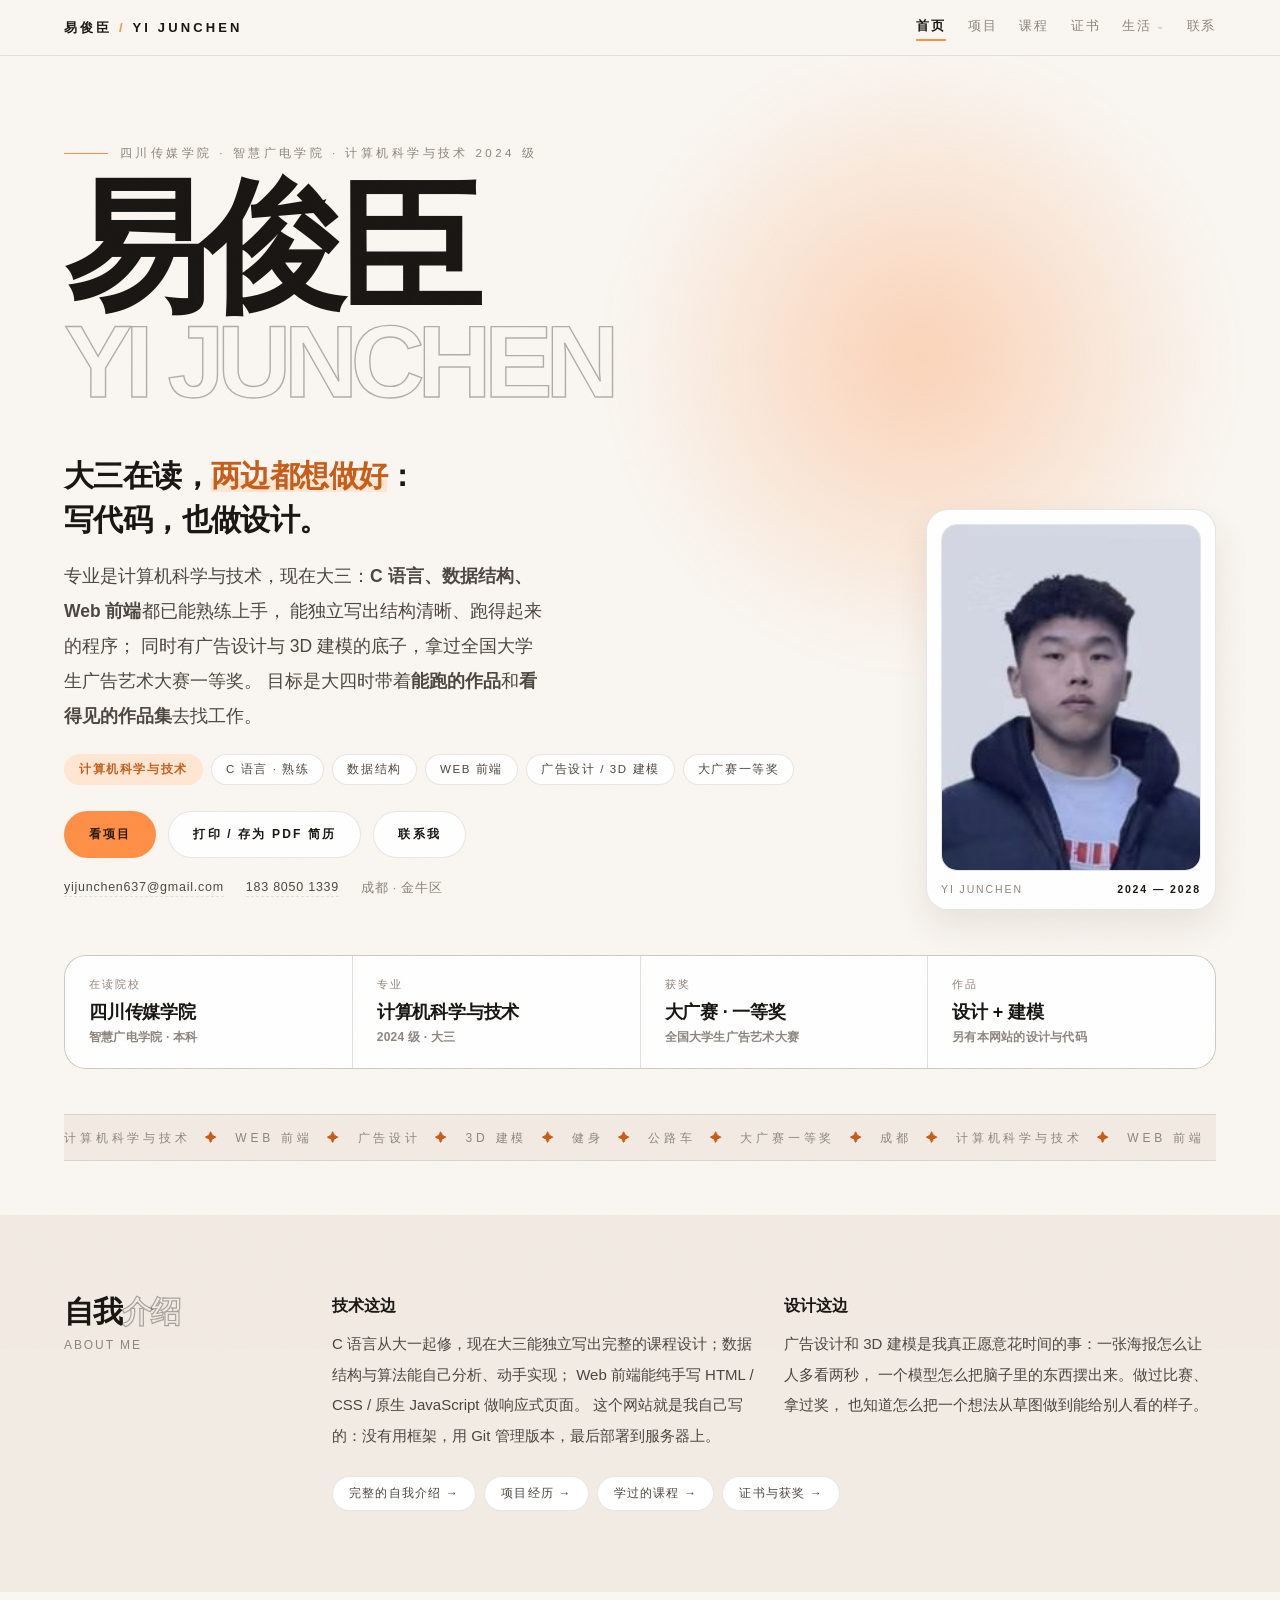
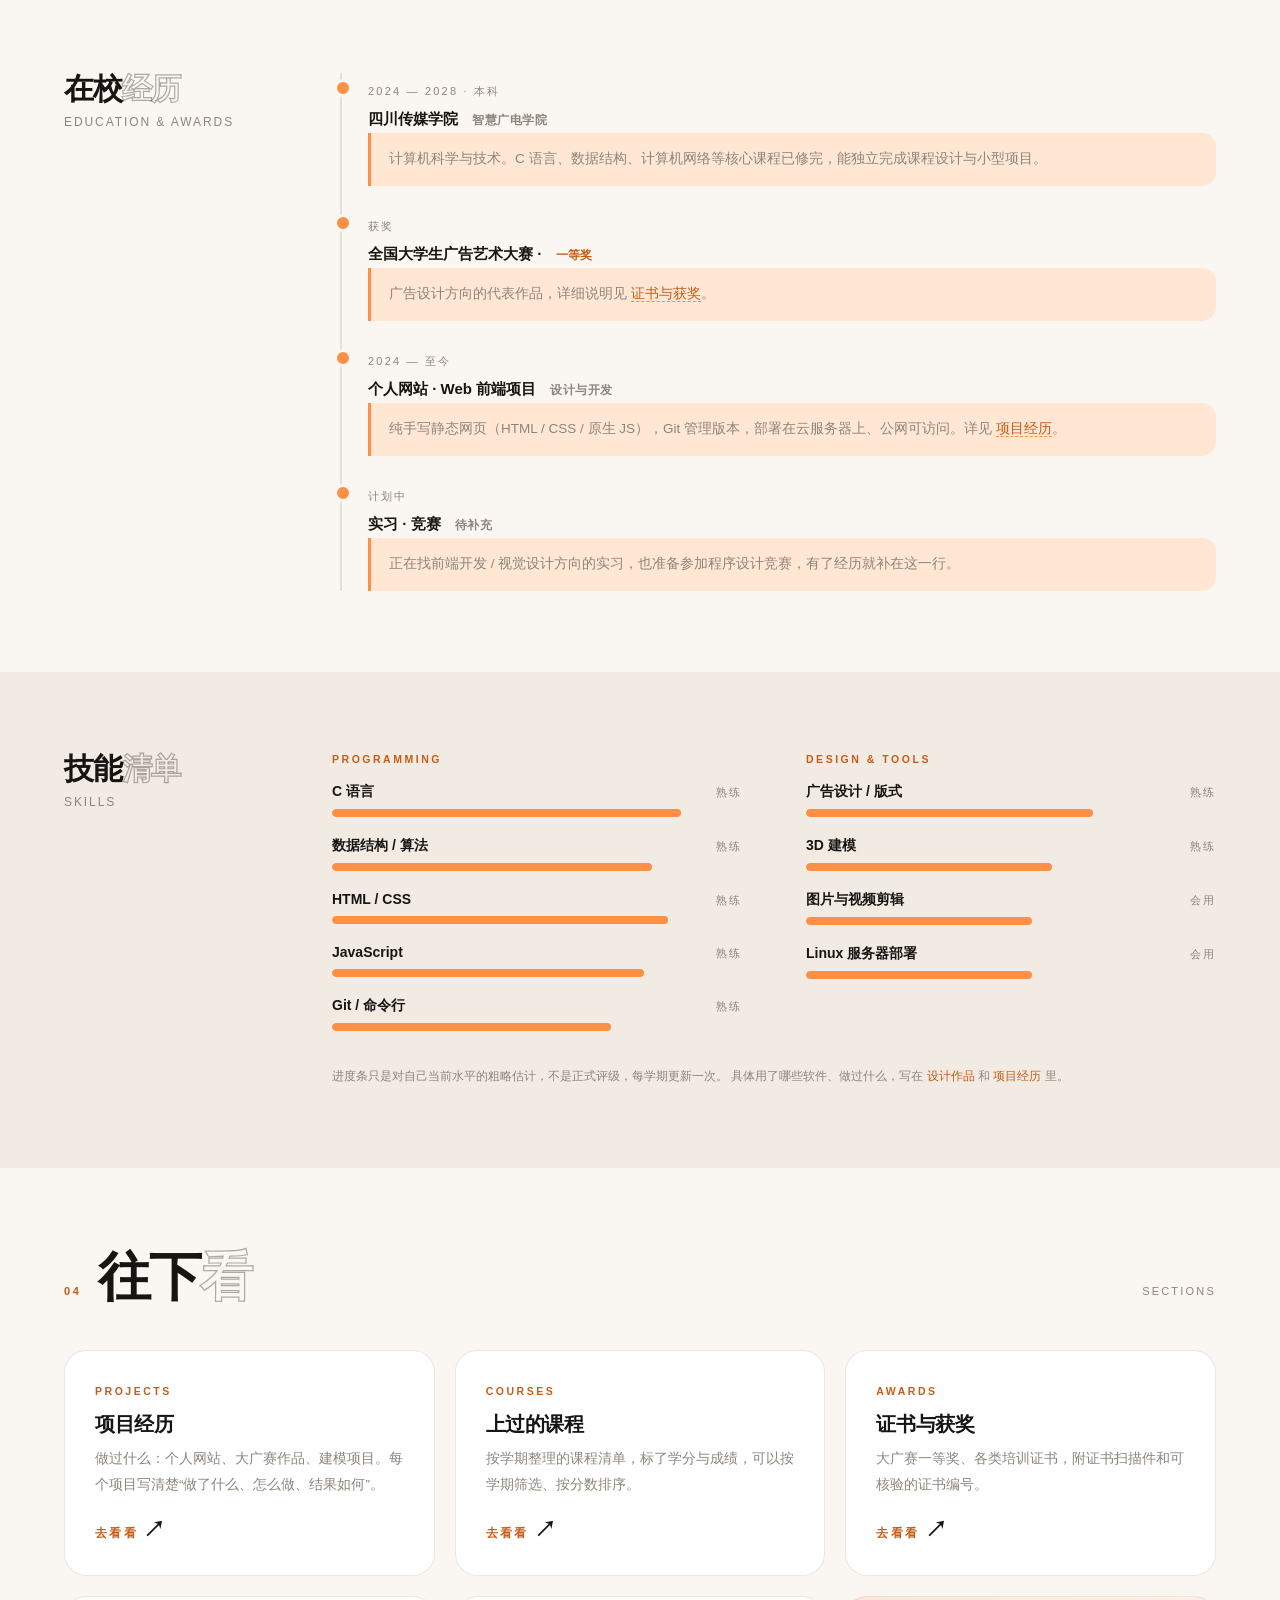
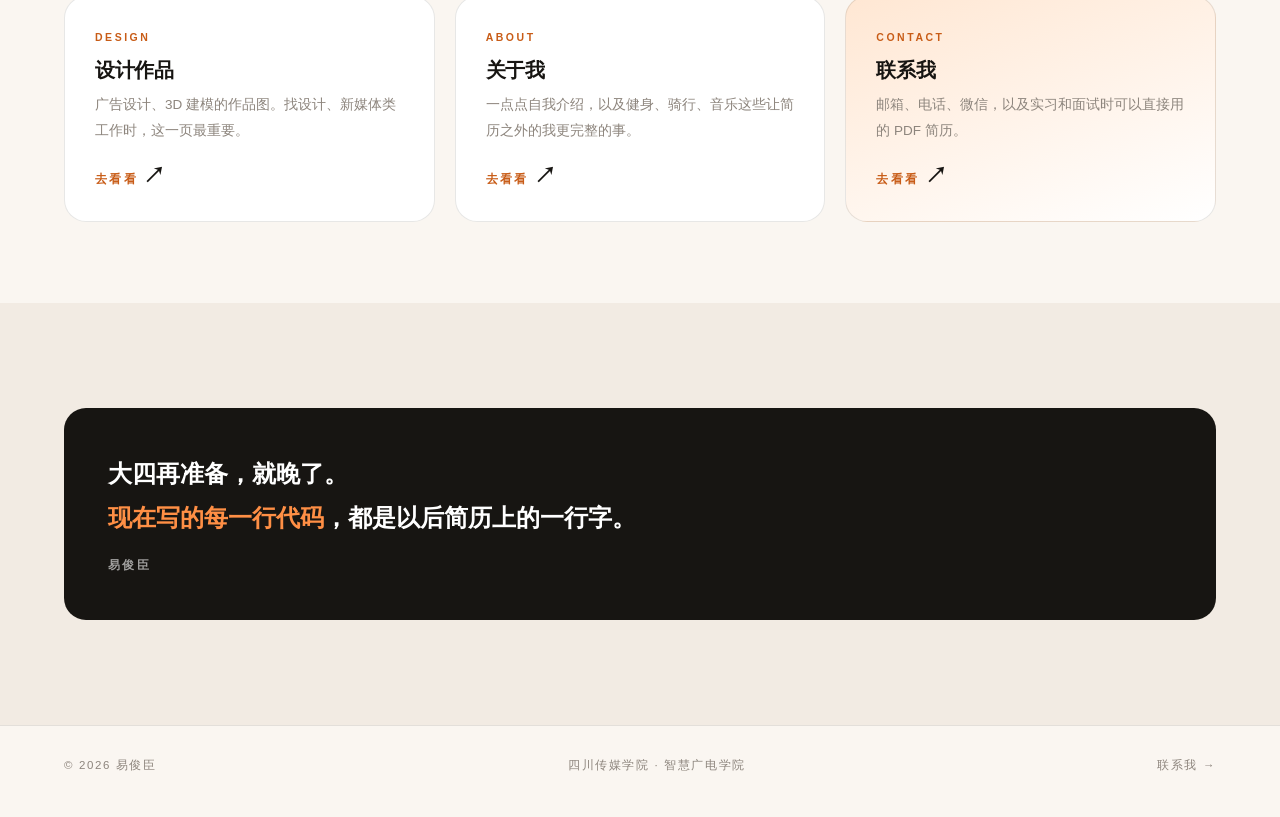
<file: index.html>
<!DOCTYPE html>
<html lang="zh-CN">
<head>
<meta charset="UTF-8" />
<meta name="viewport" content="width=device-width, initial-scale=1" />
<title>易俊臣 — 个人主页 · 计算机科学与技术</title>
<meta name="description" content="易俊臣的个人主页与求职作品集：四川传媒学院智慧广电学院计算机科学与技术专业，包含课程、项目、证书、设计与建模作品。" />
<meta property="og:title" content="易俊臣 — 个人主页" />
<meta property="og:description" content="计算机科学与技术 · 四川传媒学院。课程、项目、证书、设计作品一页看全。" />
<meta property="og:type" content="profile" />
<link rel="icon" href="data:image/svg+xml,%3Csvg xmlns='http://www.w3.org/2000/svg' viewBox='0 0 64 64'%3E%3Crect width='64' height='64' rx='14' fill='%23ff8f45'/%3E%3Ctext x='32' y='45' font-size='36' font-family='sans-serif' font-weight='bold' text-anchor='middle' fill='%23ffffff'%3E%E6%98%93%3C/text%3E%3C/svg%3E" />
<link rel="manifest" href="assets/site.webmanifest" />
<link rel="stylesheet" href="assets/style.css" />
</head>
<body>
<div class="grain" aria-hidden="true"></div>
<noscript><style>body{opacity:1;transform:none}</style></noscript>

<header class="site-header">
  <a class="brand" href="index.html">易俊臣 <span>/</span> YI JUNCHEN</a>
  <nav class="site-nav" aria-label="主导航">
    <a href="index.html">首页</a>
    <a href="projects.html">项目</a>
    <a href="courses.html">课程</a>
    <a href="certificates.html">证书</a>
    <details class="nav-more">
      <summary>生活</summary>
      <div class="nav-menu"><small>关于生活</small><a href="about.html">关于我</a><a href="design.html">设计作品</a><a href="fitness.html">健身日常</a><a href="cycling.html">骑行记录</a><a href="cats.html">我家的猫</a></div>
    </details>
    <a href="contact.html">联系</a>
  </nav>
</header>

<main class="hero hero-cv">
  <div class="glow" aria-hidden="true"></div>

  <p class="eyebrow">四川传媒学院 · 智慧广电学院 · 计算机科学与技术 2024 级</p>
  <h1 class="display">
    易俊臣
    <span class="outline">YI JUNCHEN</span>
  </h1>

  <div class="hero-grid">
    <div>
      <p class="hero-headline">
        大三在读，<em>两边都想做好</em>：<br>
        写代码，也做设计。
      </p>
      <p class="lead">
        专业是计算机科学与技术，现在大三：<strong>C 语言、数据结构、Web 前端</strong>都已能熟练上手，
        能独立写出结构清晰、跑得起来的程序；
        同时有广告设计与 3D 建模的底子，拿过全国大学生广告艺术大赛一等奖。
        目标是大四时带着<strong>能跑的作品</strong>和<strong>看得见的作品集</strong>去找工作。
      </p>

      <div class="hero-tags">
        <span class="tag accent">计算机科学与技术</span>
        <span class="tag">C 语言 · 熟练</span>
        <span class="tag">数据结构</span>
        <span class="tag">Web 前端</span>
        <span class="tag">广告设计 / 3D 建模</span>
        <span class="tag">大广赛一等奖</span>
      </div>

      <div class="cta">
        <a class="btn btn-accent" href="projects.html">看项目</a>
        <a class="btn" href="#" data-print>打印 / 存为 PDF 简历</a>
        <a class="btn" href="contact.html">联系我</a>
      </div>

      <p class="contact-line no-print">
        <a href="mailto:yijunchen637@gmail.com">yijunchen637@gmail.com</a>
        <a href="tel:18380501339">183 8050 1339</a>
        <span>成都 · 金牛区</span>
      </p>
    </div>

    <!-- 证件照：把 1 寸/2 寸白底照片放成 assets/photos/avatar.jpg 就会自动显示 -->
    <div class="id-card">
      <div class="photo">
        <img data-photo loading="eager" src="assets/photos/avatar.jpg" alt="易俊臣的证件照" />
        <p class="hint">证件照放这里<br>assets/photos/avatar.jpg</p>
      </div>
      <div class="id-meta"><span>Yi Junchen</span><b>2024 — 2028</b></div>
    </div>
  </div>

  <dl class="quick reveal">
    <div>
      <dt>在读院校</dt>
      <dd>四川传媒学院<small>智慧广电学院 · 本科</small></dd>
    </div>
    <div>
      <dt>专业</dt>
      <dd>计算机科学与技术<small>2024 级 · 大三</small></dd>
    </div>
    <div>
      <dt>获奖</dt>
      <dd>大广赛 · 一等奖<small>全国大学生广告艺术大赛</small></dd>
    </div>
    <div>
      <dt>作品</dt>
      <dd>设计 + 建模<small>另有本网站的设计与代码</small></dd>
    </div>
  </dl>

  <div class="marquee" aria-hidden="true">
    <div>
      计算机科学与技术 &nbsp;<b>✦</b>&nbsp; Web 前端 &nbsp;<b>✦</b>&nbsp; 广告设计 &nbsp;<b>✦</b>&nbsp; 3D 建模 &nbsp;<b>✦</b>&nbsp; 健身 &nbsp;<b>✦</b>&nbsp; 公路车 &nbsp;<b>✦</b>&nbsp; 大广赛一等奖 &nbsp;<b>✦</b>&nbsp; 成都 &nbsp;<b>✦</b>&nbsp;
      计算机科学与技术 &nbsp;<b>✦</b>&nbsp; Web 前端 &nbsp;<b>✦</b>&nbsp; 广告设计 &nbsp;<b>✦</b>&nbsp; 3D 建模 &nbsp;<b>✦</b>&nbsp; 健身 &nbsp;<b>✦</b>&nbsp; 公路车 &nbsp;<b>✦</b>&nbsp; 大广赛一等奖 &nbsp;<b>✦</b>&nbsp; 成都 &nbsp;<b>✦</b>&nbsp;
    </div>
  </div>
</main>

<!-- ===== 两句话介绍 ===== -->
<section class="alt">
  <div class="resume">
    <div class="side reveal">
      <h2>自我<em style="font-style:normal;color:transparent;-webkit-text-stroke:1.2px rgba(23,21,18,.34)">介绍</em></h2>
      <p>About Me</p>
    </div>
    <div class="body reveal">
      <div class="grid grid-2">
        <div>
          <h3 style="margin:0 0 12px;font-size:16px;font-weight:800;">技术这边</h3>
          <p style="font-size:15px;line-height:2.05;color:var(--ink-2);margin:0;">
            C 语言从大一起修，现在大三能独立写出完整的课程设计；数据结构与算法能自己分析、动手实现；
            Web 前端能纯手写 HTML / CSS / 原生 JavaScript 做响应式页面。
            这个网站就是我自己写的：没有用框架，用 Git 管理版本，最后部署到服务器上。
          </p>
        </div>
        <div>
          <h3 style="margin:0 0 12px;font-size:16px;font-weight:800;">设计这边</h3>
          <p style="font-size:15px;line-height:2.05;color:var(--ink-2);margin:0;">
            广告设计和 3D 建模是我真正愿意花时间的事：一张海报怎么让人多看两秒，
            一个模型怎么把脑子里的东西摆出来。做过比赛、拿过奖，
            也知道怎么把一个想法从草图做到能给别人看的样子。
          </p>
        </div>
      </div>
      <div class="tabs">
        <a href="about.html">完整的自我介绍 →</a>
        <a href="projects.html">项目经历 →</a>
        <a href="courses.html">学过的课程 →</a>
        <a href="certificates.html">证书与获奖 →</a>
      </div>
    </div>
  </div>
</section>

<!-- ===== 在校经历 ===== -->
<section>
  <div class="resume">
    <div class="side reveal">
      <h2>在校<em style="font-style:normal;color:transparent;-webkit-text-stroke:1.2px rgba(23,21,18,.34)">经历</em></h2>
      <p>Education &amp; Awards</p>
    </div>
    <div class="body">
      <div class="timeline compact reveal">
        <div class="item">
          <p class="when">2024 — 2028 · 本科</p>
          <p class="what">四川传媒学院 <small>智慧广电学院</small></p>
          <p class="note">计算机科学与技术。C 语言、数据结构、计算机网络等核心课程已修完，能独立完成课程设计与小型项目。</p>
        </div>
        <div class="item">
          <p class="when">获奖</p>
          <p class="what">全国大学生广告艺术大赛 · <small style="color:var(--accent-ink);">一等奖</small></p>
          <p class="note">广告设计方向的代表作品，详细说明见 <a href="certificates.html">证书与获奖</a>。</p>
        </div>
        <div class="item">
          <p class="when">2024 — 至今</p>
          <p class="what">个人网站 · Web 前端项目 <small>设计与开发</small></p>
          <p class="note">纯手写静态网页（HTML / CSS / 原生 JS），Git 管理版本，部署在云服务器上、公网可访问。详见 <a href="projects.html">项目经历</a>。</p>
        </div>
        <div class="item">
          <p class="when">计划中</p>
          <p class="what">实习 · 竞赛 <small>待补充</small></p>
          <p class="note">正在找前端开发 / 视觉设计方向的实习，也准备参加程序设计竞赛，有了经历就补在这一行。</p>
        </div>
      </div>
    </div>
  </div>
</section>

<!-- ===== 技能 ===== -->
<section class="alt">
  <div class="resume">
    <div class="side reveal">
      <h2>技能<em style="font-style:normal;color:transparent;-webkit-text-stroke:1.2px rgba(23,21,18,.34)">清单</em></h2>
      <p>Skills</p>
    </div>
    <div class="body">
      <div class="grid grid-2" style="gap:0 clamp(24px,5vw,64px);">
        <div>
          <p class="kicker" style="font-size:10.5px;letter-spacing:.24em;text-transform:uppercase;color:var(--accent-ink);font-weight:800;margin:0 0 18px;">Programming</p>
          <div class="skill reveal" style="--v:85%"><div class="row-head"><span class="name">C 语言</span><span class="lv">熟练</span></div><div class="bar"><i></i></div></div>
          <div class="skill reveal" style="--v:78%"><div class="row-head"><span class="name">数据结构 / 算法</span><span class="lv">熟练</span></div><div class="bar"><i></i></div></div>
          <div class="skill reveal" style="--v:82%"><div class="row-head"><span class="name">HTML / CSS</span><span class="lv">熟练</span></div><div class="bar"><i></i></div></div>
          <div class="skill reveal" style="--v:76%"><div class="row-head"><span class="name">JavaScript</span><span class="lv">熟练</span></div><div class="bar"><i></i></div></div>
          <div class="skill reveal" style="--v:68%"><div class="row-head"><span class="name">Git / 命令行</span><span class="lv">熟练</span></div><div class="bar"><i></i></div></div>
        </div>
        <div>
          <p style="font-size:10.5px;letter-spacing:.24em;text-transform:uppercase;color:var(--accent-ink);font-weight:800;margin:0 0 18px;">Design &amp; Tools</p>
          <div class="skill reveal" style="--v:70%"><div class="row-head"><span class="name">广告设计 / 版式</span><span class="lv">熟练</span></div><div class="bar"><i></i></div></div>
          <div class="skill reveal" style="--v:60%"><div class="row-head"><span class="name">3D 建模</span><span class="lv">熟练</span></div><div class="bar"><i></i></div></div>
          <div class="skill reveal" style="--v:55%"><div class="row-head"><span class="name">图片与视频剪辑</span><span class="lv">会用</span></div><div class="bar"><i></i></div></div>
          <div class="skill reveal" style="--v:55%"><div class="row-head"><span class="name">Linux 服务器部署</span><span class="lv">会用</span></div><div class="bar"><i></i></div></div>
        </div>
      </div>
      <p style="margin:14px 0 0;font-size:12px;color:var(--muted);line-height:1.9;">
        进度条只是对自己当前水平的粗略估计，不是正式评级，每学期更新一次。
        具体用了哪些软件、做过什么，写在 <a href="design.html" style="color:var(--accent-ink);">设计作品</a> 和 <a href="projects.html" style="color:var(--accent-ink);">项目经历</a> 里。
      </p>
    </div>
  </div>
</section>

<!-- ===== 重点内容入口 ===== -->
<section id="enter">
  <div class="sec-head reveal">
    <span class="num">04</span>
    <h2>往下<em>看</em></h2>
    <span class="sec-note">Sections</span>
  </div>

  <div class="grid grid-3">
    <a class="card entry hover reveal" href="projects.html">
      <div>
        <span class="kicker">Projects</span>
        <h3>项目经历</h3>
        <p>做过什么：个人网站、大广赛作品、建模项目。每个项目写清楚“做了什么、怎么做、结果如何”。</p>
      </div>
      <div class="more">去看看 <span class="arrow">↗</span></div>
    </a>

    <a class="card entry hover reveal" href="courses.html">
      <div>
        <span class="kicker">Courses</span>
        <h3>上过的课程</h3>
        <p>按学期整理的课程清单，标了学分与成绩，可以按学期筛选、按分数排序。</p>
      </div>
      <div class="more">去看看 <span class="arrow">↗</span></div>
    </a>

    <a class="card entry hover reveal" href="certificates.html">
      <div>
        <span class="kicker">Awards</span>
        <h3>证书与获奖</h3>
        <p>大广赛一等奖、各类培训证书，附证书扫描件和可核验的证书编号。</p>
      </div>
      <div class="more">去看看 <span class="arrow">↗</span></div>
    </a>

    <a class="card entry hover reveal" href="design.html">
      <div>
        <span class="kicker">Design</span>
        <h3>设计作品</h3>
        <p>广告设计、3D 建模的作品图。找设计、新媒体类工作时，这一页最重要。</p>
      </div>
      <div class="more">去看看 <span class="arrow">↗</span></div>
    </a>

    <a class="card entry hover reveal" href="about.html">
      <div>
        <span class="kicker">About</span>
        <h3>关于我</h3>
        <p>一点点自我介绍，以及健身、骑行、音乐这些让简历之外的我更完整的事。</p>
      </div>
      <div class="more">去看看 <span class="arrow">↗</span></div>
    </a>

    <a class="card entry hover reveal" href="contact.html" style="background:linear-gradient(160deg,var(--accent-soft),#fff);">
      <div>
        <span class="kicker">Contact</span>
        <h3>联系我</h3>
        <p>邮箱、电话、微信，以及实习和面试时可以直接用的 PDF 简历。</p>
      </div>
      <div class="more">去看看 <span class="arrow">↗</span></div>
    </a>
  </div>
</section>

<section class="alt">
  <div class="reveal">
    <p class="quote">
      大四再准备，就晚了。<br>
      <em>现在写的每一行代码</em>，都是以后简历上的一行字。
      <small>易俊臣</small>
    </p>
  </div>
</section>

<footer class="site-footer">
  <span>© <span data-year>2026</span> 易俊臣</span>
  <span>四川传媒学院 · 智慧广电学院</span>
  <span><a href="contact.html">联系我 →</a></span>
</footer>

<script src="assets/main.js"></script>
</body>
</html>
</file>
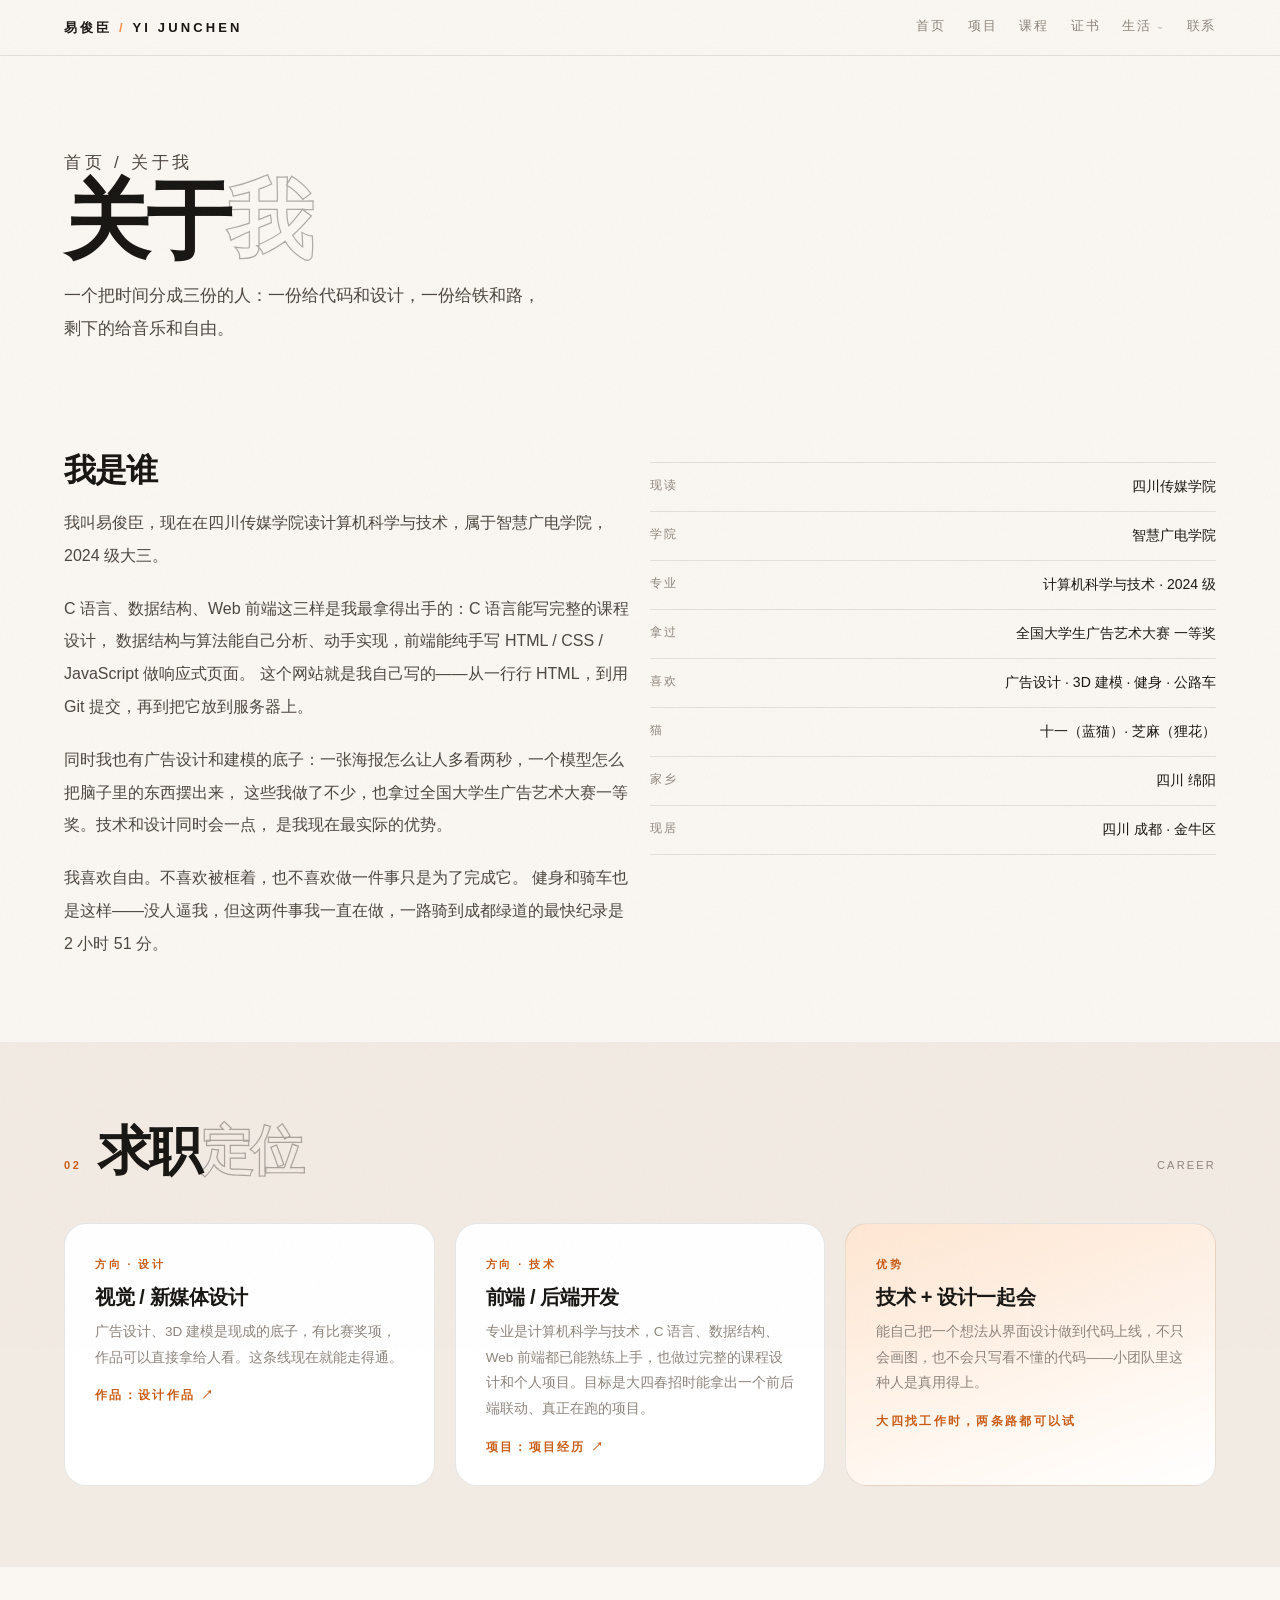
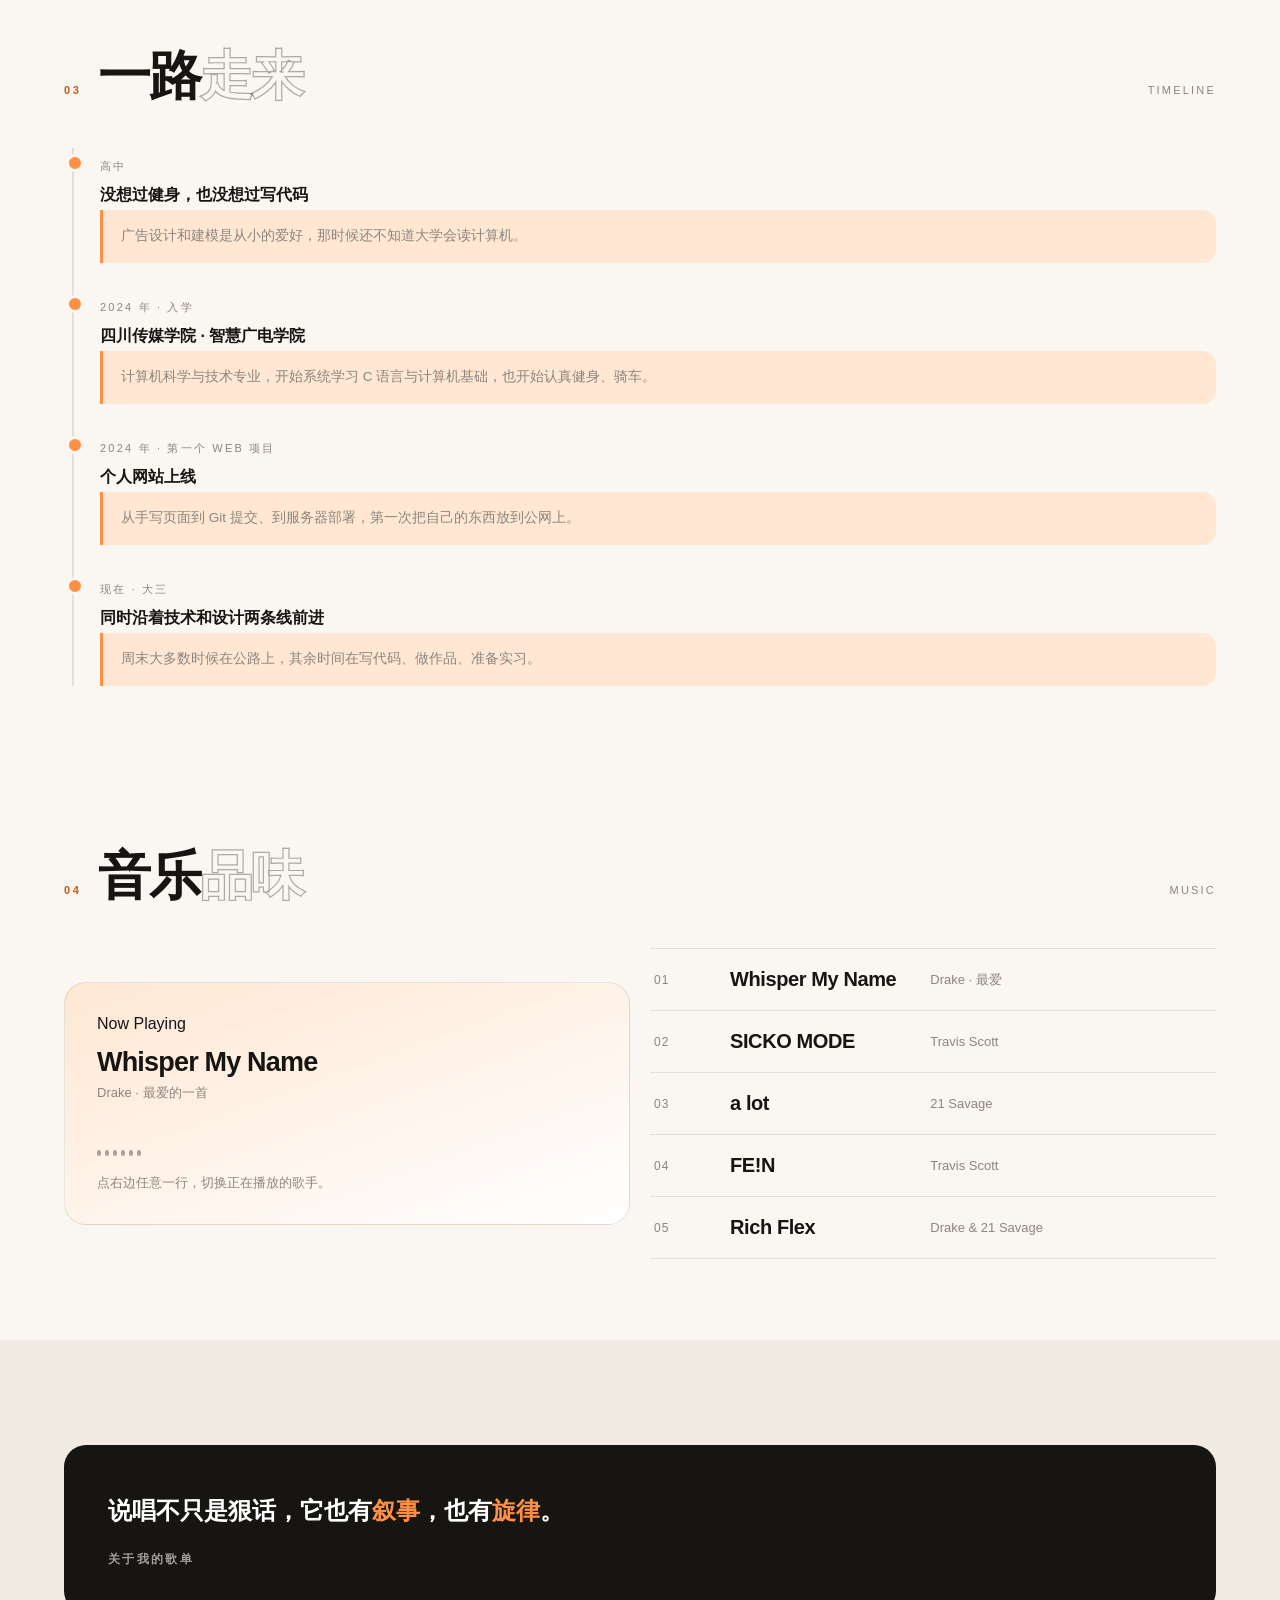
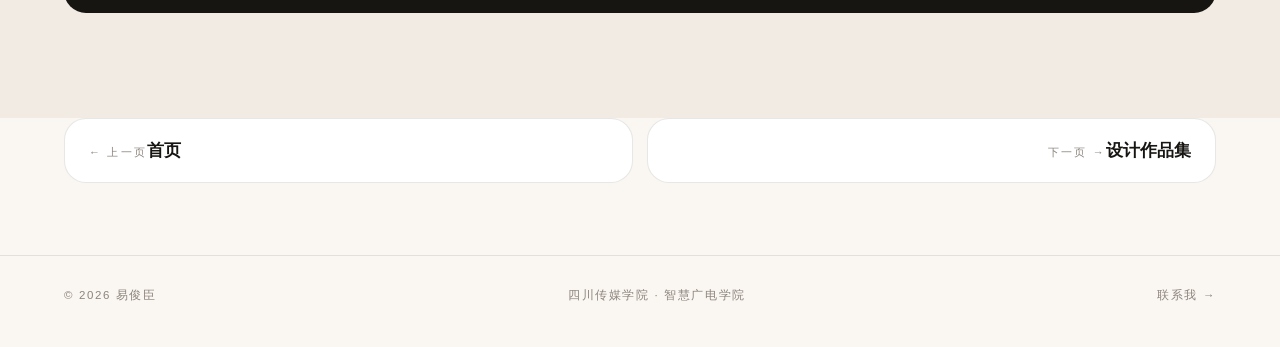
<file: about.html>
<!DOCTYPE html>
<html lang="zh-CN">
<head>
<meta charset="UTF-8" />
<meta name="viewport" content="width=device-width, initial-scale=1" />
<title>关于我 — 易俊臣</title>
<meta name="description" content="易俊臣：四川传媒学院智慧广电学院计算机科学与技术专业，喜欢广告设计与 3D 建模。" />
<link rel="icon" href="data:image/svg+xml,%3Csvg xmlns='http://www.w3.org/2000/svg' viewBox='0 0 64 64'%3E%3Crect width='64' height='64' rx='14' fill='%23ff8f45'/%3E%3Ctext x='32' y='45' font-size='36' font-family='sans-serif' font-weight='bold' text-anchor='middle' fill='%23ffffff'%3E%E6%98%93%3C/text%3E%3C/svg%3E" />
<link rel="manifest" href="assets/site.webmanifest" />
<link rel="stylesheet" href="assets/style.css" />
</head>
<body>
<div class="grain" aria-hidden="true"></div>
<noscript><style>body{opacity:1;transform:none}</style></noscript>

<header class="site-header">
  <a class="brand" href="index.html">易俊臣 <span>/</span> YI JUNCHEN</a>
  <nav class="site-nav" aria-label="主导航">
    <a href="index.html">首页</a>
    <a href="projects.html">项目</a>
    <a href="courses.html">课程</a>
    <a href="certificates.html">证书</a>
    <details class="nav-more">
      <summary>生活</summary>
      <div class="nav-menu"><small>关于生活</small><a href="about.html">关于我</a><a href="design.html">设计作品</a><a href="fitness.html">健身日常</a><a href="cycling.html">骑行记录</a><a href="cats.html">我家的猫</a></div>
    </details>
    <a href="contact.html">联系</a>
  </nav>
</header>

<div class="page-head">
  <p class="crumb"><a href="index.html">首页</a> / 关于我</p>
  <h1>关于<em style="font-style:normal;color:transparent;-webkit-text-stroke:1.2px rgba(23,21,18,.34)">我</em></h1>
  <p>一个把时间分成三份的人：一份给代码和设计，一份给铁和路，剩下的给音乐和自由。</p>
</div>

<section>
  <div class="grid grid-2" style="align-items:start;">
    <div class="reveal">
      <h2 style="font-size:clamp(1.4rem,3vw,2rem);margin-bottom:20px;">我是谁</h2>
      <p style="font-size:16px;line-height:2.05;color:var(--ink-2);margin:0 0 20px;">
        我叫易俊臣，现在在四川传媒学院读计算机科学与技术，属于智慧广电学院，2024 级大三。
      </p>
      <p style="font-size:16px;line-height:2.05;color:var(--ink-2);margin:0 0 20px;">
        C 语言、数据结构、Web 前端这三样是我最拿得出手的：C 语言能写完整的课程设计，
        数据结构与算法能自己分析、动手实现，前端能纯手写 HTML / CSS / JavaScript 做响应式页面。
        这个网站就是我自己写的——从一行行 HTML，到用 Git 提交，再到把它放到服务器上。
      </p>
      <p style="font-size:16px;line-height:2.05;color:var(--ink-2);margin:0 0 20px;">
        同时我也有广告设计和建模的底子：一张海报怎么让人多看两秒，一个模型怎么把脑子里的东西摆出来，
        这些我做了不少，也拿过全国大学生广告艺术大赛一等奖。技术和设计同时会一点，
        是我现在最实际的优势。
      </p>
      <p style="font-size:16px;line-height:2.05;color:var(--ink-2);margin:0;">
        我喜欢自由。不喜欢被框着，也不喜欢做一件事只是为了完成它。
        健身和骑车也是这样——没人逼我，但这两件事我一直在做，一路骑到成都绿道的最快纪录是 2 小时 51 分。
      </p>
    </div>

    <dl class="facts reveal" style="margin-top:8px;">
      <div><dt>现读</dt><dd>四川传媒学院</dd></div>
      <div><dt>学院</dt><dd>智慧广电学院</dd></div>
      <div><dt>专业</dt><dd>计算机科学与技术 · 2024 级</dd></div>
      <div><dt>拿过</dt><dd>全国大学生广告艺术大赛 一等奖</dd></div>
      <div><dt>喜欢</dt><dd>广告设计 · 3D 建模 · 健身 · 公路车</dd></div>
      <div><dt>猫</dt><dd>十一（蓝猫）· 芝麻（狸花）</dd></div>
      <div><dt>家乡</dt><dd>四川 绵阳</dd></div>
      <div><dt>现居</dt><dd>四川 成都 · 金牛区</dd></div>
    </dl>
  </div>
</section>

<section class="alt">
  <div class="sec-head reveal">
    <span class="num">02</span>
    <h2>求职<em>定位</em></h2>
    <span class="sec-note">Career</span>
  </div>

  <div class="grid grid-3">
    <div class="card reveal">
      <span class="kicker">方向 · 设计</span>
      <h3>视觉 / 新媒体设计</h3>
      <p>广告设计、3D 建模是现成的底子，有比赛奖项，作品可以直接拿给人看。这条线现在就能走得通。</p>
      <div class="more">作品：<a href="design.html" style="color:var(--accent-ink);">设计作品 ↗</a></div>
    </div>
    <div class="card reveal">
      <span class="kicker">方向 · 技术</span>
      <h3>前端 / 后端开发</h3>
      <p>专业是计算机科学与技术，C 语言、数据结构、Web 前端都已能熟练上手，也做过完整的课程设计和个人项目。目标是大四春招时能拿出一个前后端联动、真正在跑的项目。</p>
      <div class="more">项目：<a href="projects.html" style="color:var(--accent-ink);">项目经历 ↗</a></div>
    </div>
    <div class="card reveal" style="background:linear-gradient(160deg,var(--accent-soft),#fff);">
      <span class="kicker">优势</span>
      <h3>技术 + 设计一起会</h3>
      <p>能自己把一个想法从界面设计做到代码上线，不只会画图，也不会只写看不懂的代码——小团队里这种人是真用得上。</p>
      <div class="more">大四找工作时，两条路都可以试</div>
    </div>
  </div>
</section>

<section>
  <div class="sec-head reveal">
    <span class="num">03</span>
    <h2>一路<em>走来</em></h2>
    <span class="sec-note">Timeline</span>
  </div>

  <div class="timeline reveal">
    <div class="item">
      <p class="when">高中</p>
      <p class="what">没想过健身，也没想过写代码</p>
      <p class="note">广告设计和建模是从小的爱好，那时候还不知道大学会读计算机。</p>
    </div>
    <div class="item">
      <p class="when">2024 年 · 入学</p>
      <p class="what">四川传媒学院 · 智慧广电学院</p>
      <p class="note">计算机科学与技术专业，开始系统学习 C 语言与计算机基础，也开始认真健身、骑车。</p>
    </div>
    <div class="item">
      <p class="when">2024 年 · 第一个 Web 项目</p>
      <p class="what">个人网站上线</p>
      <p class="note">从手写页面到 Git 提交、到服务器部署，第一次把自己的东西放到公网上。</p>
    </div>
    <div class="item">
      <p class="when">现在 · 大三</p>
      <p class="what">同时沿着技术和设计两条线前进</p>
      <p class="note">周末大多数时候在公路上，其余时间在写代码、做作品、准备实习。</p>
    </div>
  </div>
</section>

<section>
  <div class="sec-head reveal">
    <span class="num">04</span>
    <h2>音乐<em>品味</em></h2>
    <span class="sec-note">Music</span>
  </div>

  <div class="grid grid-2" style="align-items:center;">
    <div class="now reveal" id="nowCard">
      <span class="card kicker" style="padding:0;border:none;background:none;">Now Playing</span>
      <h3 id="nowTitle">Whisper My Name</h3>
      <p id="nowArtist">Drake · 最爱的一首</p>
      <div class="eq" aria-hidden="true"><i></i><i></i><i></i><i></i><i></i><i></i></div>
      <p style="margin-top:18px;">点右边任意一行，切换正在播放的歌手。</p>
    </div>

    <div class="rows reveal">
      <div class="row song" data-title="Whisper My Name" data-artist="Drake · 最爱的一首">
        <span class="idx">01</span><span class="name">Whisper My Name</span><span class="desc">Drake · 最爱</span>
      </div>
      <div class="row song" data-title="SICKO MODE" data-artist="Travis Scott">
        <span class="idx">02</span><span class="name">SICKO MODE</span><span class="desc">Travis Scott</span>
      </div>
      <div class="row song" data-title="a lot" data-artist="21 Savage">
        <span class="idx">03</span><span class="name">a lot</span><span class="desc">21 Savage</span>
      </div>
      <div class="row song" data-title="FE!N" data-artist="Travis Scott">
        <span class="idx">04</span><span class="name">FE!N</span><span class="desc">Travis Scott</span>
      </div>
      <div class="row song" data-title="Rich Flex" data-artist="Drake &amp; 21 Savage">
        <span class="idx">05</span><span class="name">Rich Flex</span><span class="desc">Drake &amp; 21 Savage</span>
      </div>
    </div>
  </div>
</section>

<section class="alt">
  <div class="reveal">
    <p class="quote">
      说唱不只是狠话，它也有<em>叙事</em>，也有<em>旋律</em>。
      <small>关于我的歌单</small>
    </p>
  </div>
</section>

<nav class="pager">
  <a href="index.html"><span class="small">← 上一页</span><span class="title">首页</span></a>
  <a class="next" href="design.html"><span class="small">下一页 →</span><span class="title">设计作品集</span></a>
</nav>

<footer class="site-footer">
  <span>© <span data-year>2026</span> 易俊臣</span>
  <span>四川传媒学院 · 智慧广电学院</span>
  <span><a href="contact.html">联系我 →</a></span>
</footer>

<script src="assets/main.js"></script>
</body>
</html>
</file>
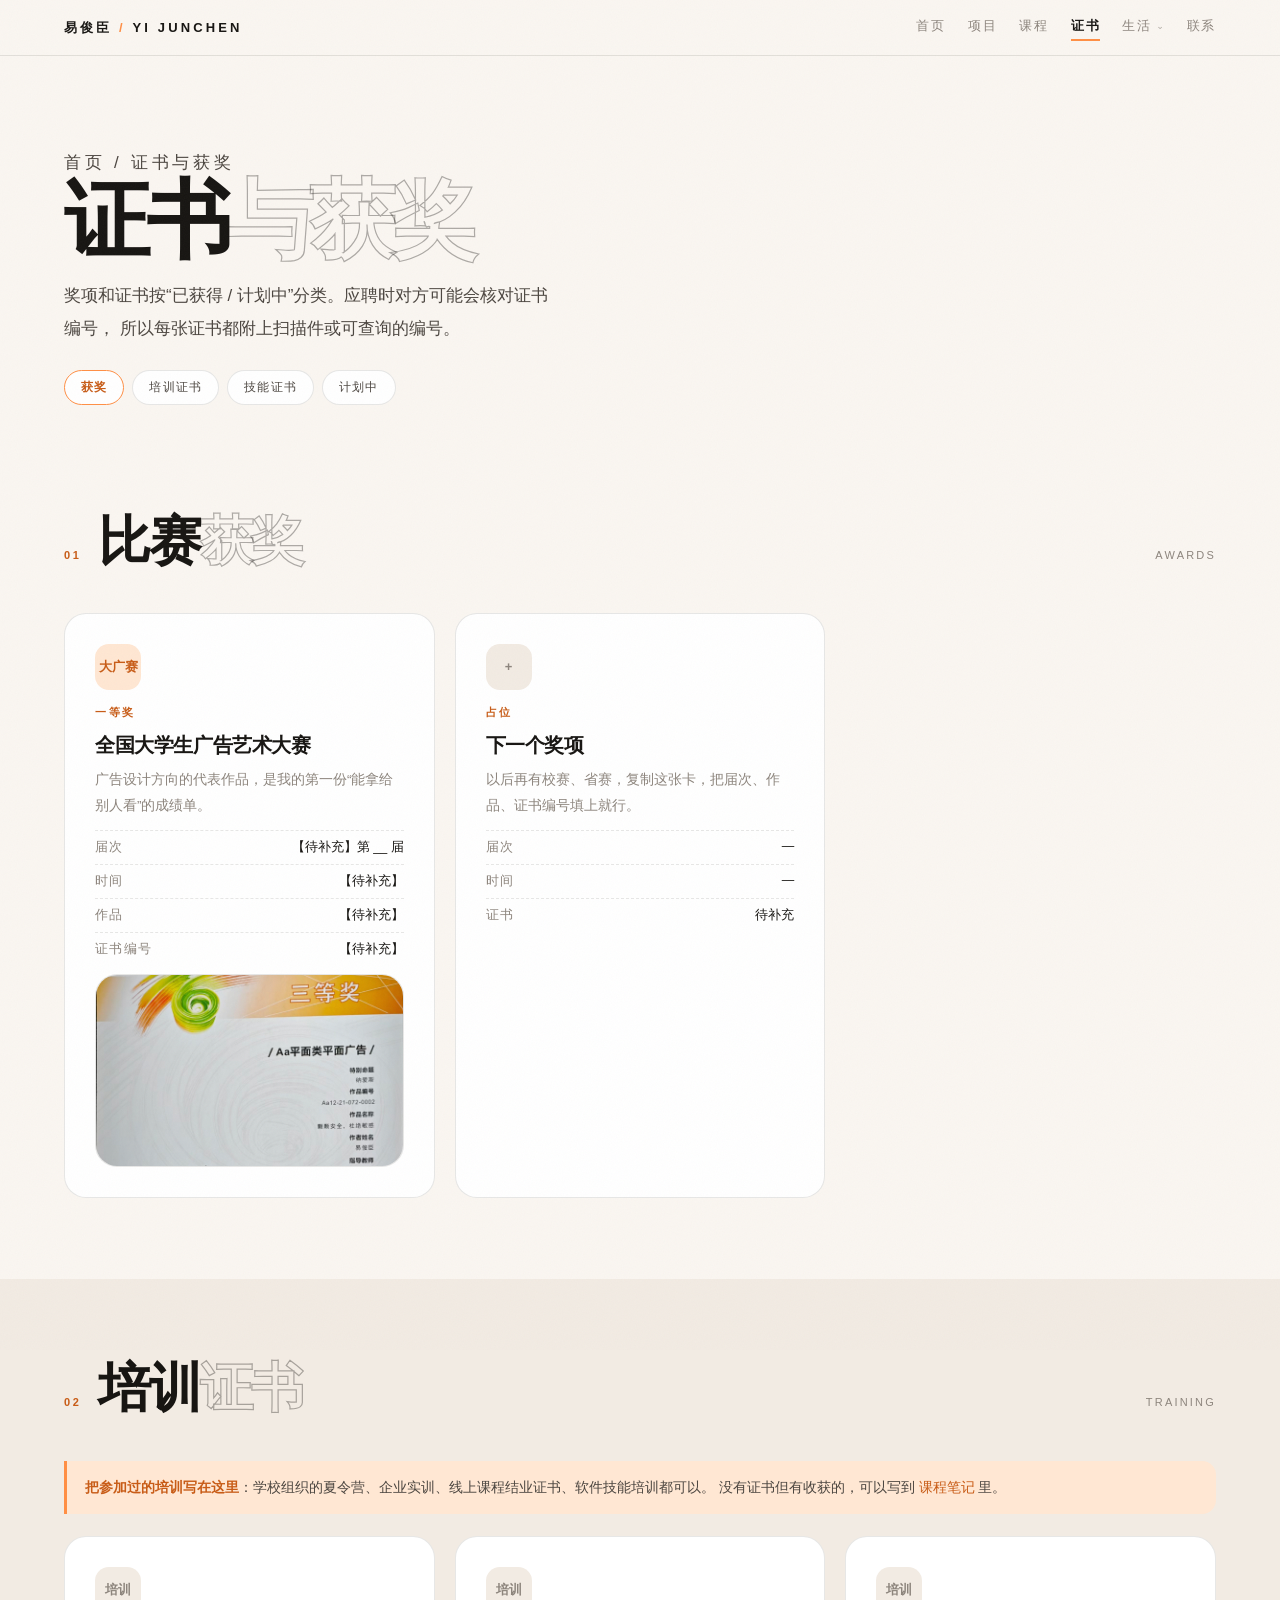
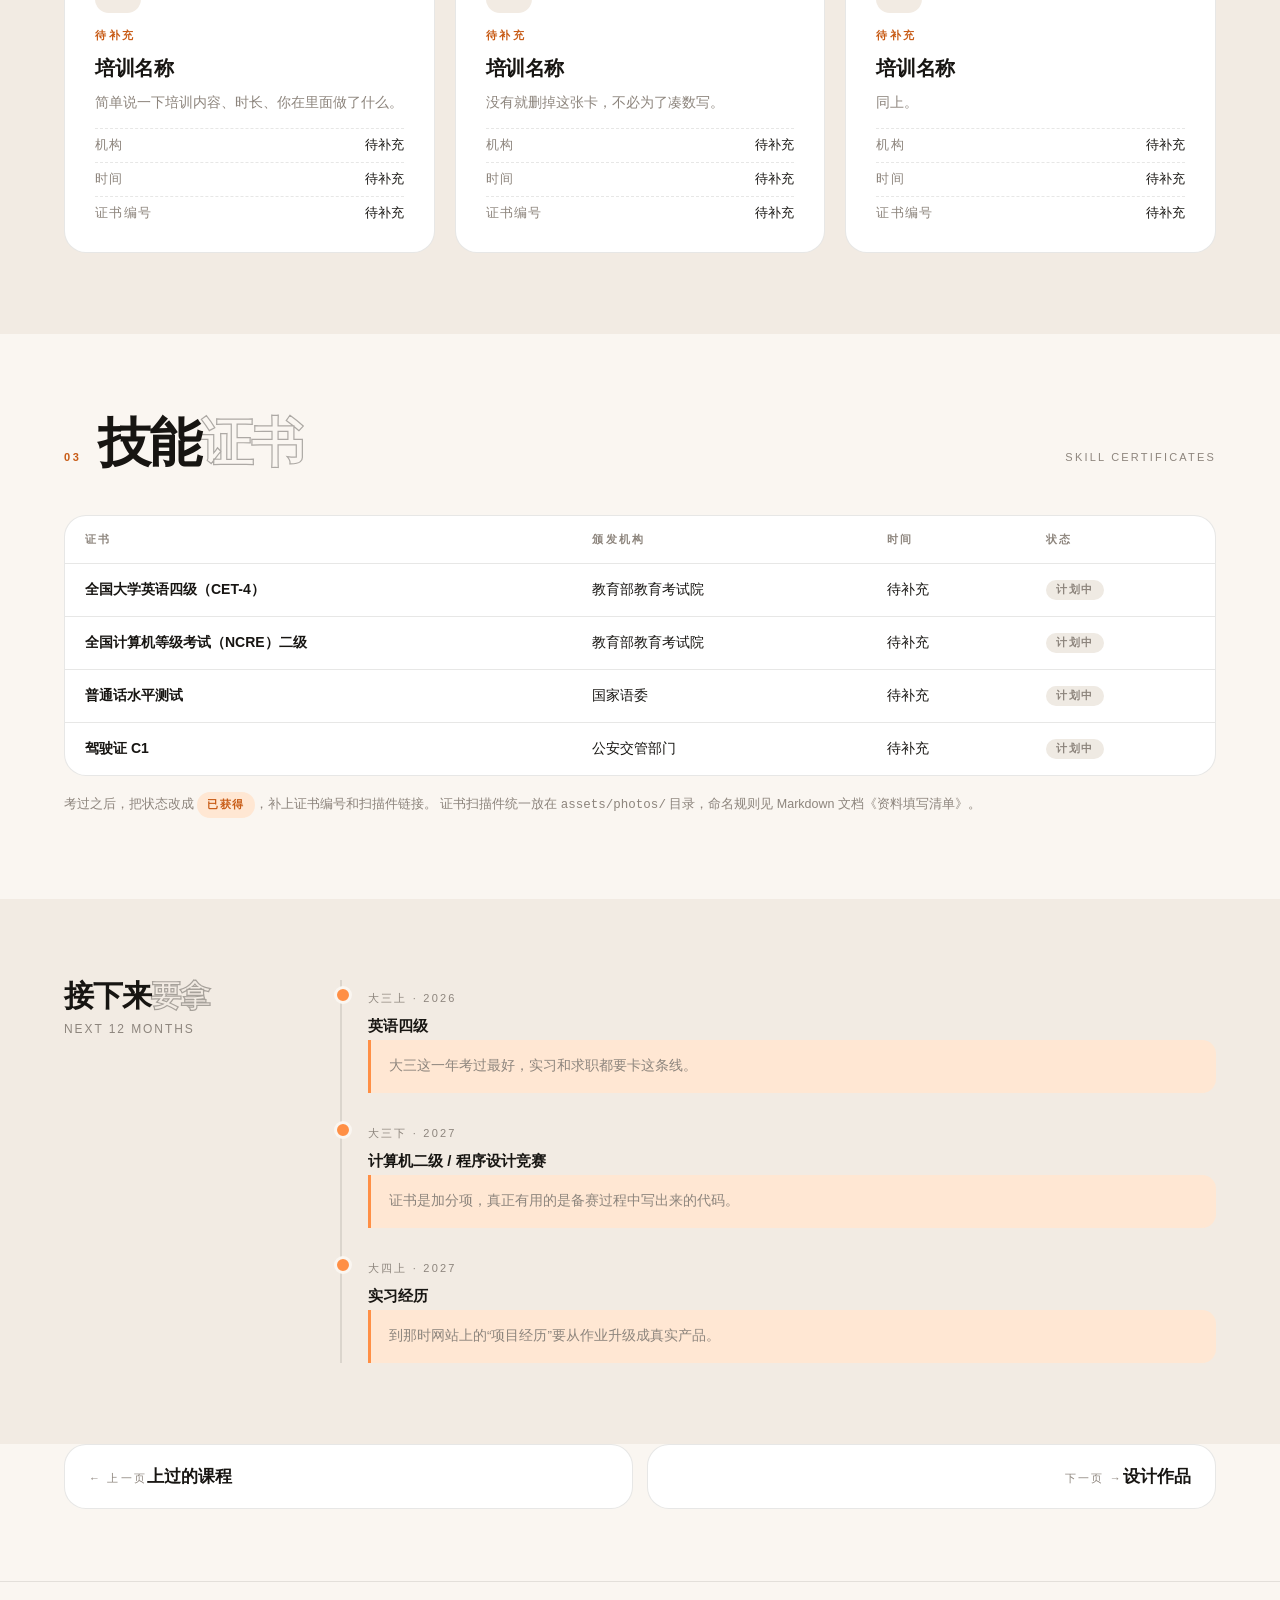
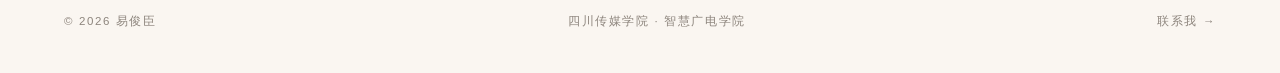
<file: certificates.html>
<!DOCTYPE html>
<html lang="zh-CN">
<head>
<meta charset="UTF-8" />
<meta name="viewport" content="width=device-width, initial-scale=1" />
<title>证书与获奖 — 易俊臣</title>
<meta name="description" content="易俊臣的获奖与证书：全国大学生广告艺术大赛一等奖，以及各类技能证书和培训证书。" />
<link rel="icon" href="data:image/svg+xml,%3Csvg xmlns='http://www.w3.org/2000/svg' viewBox='0 0 64 64'%3E%3Crect width='64' height='64' rx='14' fill='%23ff8f45'/%3E%3Ctext x='32' y='45' font-size='36' font-family='sans-serif' font-weight='bold' text-anchor='middle' fill='%23ffffff'%3E%E6%98%93%3C/text%3E%3C/svg%3E" />
<link rel="manifest" href="assets/site.webmanifest" />
<link rel="stylesheet" href="assets/style.css" />
</head>
<body>
<div class="grain" aria-hidden="true"></div>
<noscript><style>body{opacity:1;transform:none}</style></noscript>

<header class="site-header">
  <a class="brand" href="index.html">易俊臣 <span>/</span> YI JUNCHEN</a>
  <nav class="site-nav" aria-label="主导航">
    <a href="index.html">首页</a>
    <a href="projects.html">项目</a>
    <a href="courses.html">课程</a>
    <a href="certificates.html">证书</a>
    <details class="nav-more">
      <summary>生活</summary>
      <div class="nav-menu"><small>关于生活</small><a href="about.html">关于我</a><a href="design.html">设计作品</a><a href="fitness.html">健身日常</a><a href="cycling.html">骑行记录</a><a href="cats.html">我家的猫</a></div>
    </details>
    <a href="contact.html">联系</a>
  </nav>
</header>

<div class="page-head">
  <p class="crumb"><a href="index.html">首页</a> / 证书与获奖</p>
  <h1>证书<em style="font-style:normal;color:transparent;-webkit-text-stroke:1.2px rgba(23,21,18,.34)">与获奖</em></h1>
  <p>
    奖项和证书按“已获得 / 计划中”分类。应聘时对方可能会核对证书编号，
    所以每张证书都附上扫描件或可查询的编号。
  </p>
  <div class="tabs">
    <a class="active" href="#awards">获奖</a>
    <a href="#trainings">培训证书</a>
    <a href="#skills">技能证书</a>
    <a href="#plan">计划中</a>
  </div>
</div>

<!-- ===== 获奖 ===== -->
<section id="awards">
  <div class="sec-head reveal">
    <span class="num">01</span>
    <h2>比赛<em>获奖</em></h2>
    <span class="sec-note">Awards</span>
  </div>

  <div class="grid grid-3">
    <article class="card cert reveal">
      <div class="badge">大广赛</div>
      <div>
        <span class="kicker">一等奖</span>
        <h3>全国大学生广告艺术大赛</h3>
        <p>广告设计方向的代表作品，是我的第一份“能拿给别人看”的成绩单。</p>
      </div>
      <dl>
        <div><dt>届次</dt><dd>【待补充】第 __ 届</dd></div>
        <div><dt>时间</dt><dd>【待补充】</dd></div>
        <div><dt>作品</dt><dd>【待补充】</dd></div>
        <div><dt>证书编号</dt><dd>【待补充】</dd></div>
      </dl>
      <div class="photo card-photo">
        <img data-photo loading="lazy" decoding="async" src="assets/photos/cert-daguangsai.jpg" alt="大广赛获奖证书扫描件" />
        <p class="hint">证书扫描件<br>assets/photos/cert-daguangsai.jpg</p>
      </div>
    </article>

    <article class="card cert pending reveal">
      <div class="badge">+</div>
      <div>
        <span class="kicker">占位</span>
        <h3>下一个奖项</h3>
        <p>以后再有校赛、省赛，复制这张卡，把届次、作品、证书编号填上就行。</p>
      </div>
      <dl>
        <div><dt>届次</dt><dd>—</dd></div>
        <div><dt>时间</dt><dd>—</dd></div>
        <div><dt>证书</dt><dd>待补充</dd></div>
      </dl>
    </article>
  </div>
</section>

<!-- ===== 培训证书 ===== -->
<section class="alt" id="trainings">
  <div class="sec-head reveal">
    <span class="num">02</span>
    <h2>培训<em>证书</em></h2>
    <span class="sec-note">Training</span>
  </div>

  <div class="note reveal">
    <b>把参加过的培训写在这里</b>：学校组织的夏令营、企业实训、线上课程结业证书、软件技能培训都可以。
    没有证书但有收获的，可以写到 <a href="courses.html" style="color:var(--accent-ink);">课程笔记</a> 里。
  </div>

  <div class="grid grid-3">
    <article class="card cert pending reveal">
      <div class="badge">培训</div>
      <div>
        <span class="kicker">待补充</span>
        <h3>培训名称</h3>
        <p>简单说一下培训内容、时长、你在里面做了什么。</p>
      </div>
      <dl>
        <div><dt>机构</dt><dd>待补充</dd></div>
        <div><dt>时间</dt><dd>待补充</dd></div>
        <div><dt>证书编号</dt><dd>待补充</dd></div>
      </dl>
    </article>

    <article class="card cert pending reveal">
      <div class="badge">培训</div>
      <div>
        <span class="kicker">待补充</span>
        <h3>培训名称</h3>
        <p>没有就删掉这张卡，不必为了凑数写。</p>
      </div>
      <dl>
        <div><dt>机构</dt><dd>待补充</dd></div>
        <div><dt>时间</dt><dd>待补充</dd></div>
        <div><dt>证书编号</dt><dd>待补充</dd></div>
      </dl>
    </article>

    <article class="card cert pending reveal">
      <div class="badge">培训</div>
      <div>
        <span class="kicker">待补充</span>
        <h3>培训名称</h3>
        <p>同上。</p>
      </div>
      <dl>
        <div><dt>机构</dt><dd>待补充</dd></div>
        <div><dt>时间</dt><dd>待补充</dd></div>
        <div><dt>证书编号</dt><dd>待补充</dd></div>
      </dl>
    </article>
  </div>
</section>

<!-- ===== 技能证书 ===== -->
<section id="skills">
  <div class="sec-head reveal">
    <span class="num">03</span>
    <h2>技能<em>证书</em></h2>
    <span class="sec-note">Skill Certificates</span>
  </div>

  <div class="table-wrap reveal">
    <table>
      <thead>
        <tr><th>证书</th><th>颁发机构</th><th>时间</th><th>状态</th></tr>
      </thead>
      <tbody>
        <tr><td class="day">全国大学英语四级（CET-4）</td><td>教育部教育考试院</td><td>待补充</td><td><span class="status plan">计划中</span></td></tr>
        <tr><td class="day">全国计算机等级考试（NCRE）二级</td><td>教育部教育考试院</td><td>待补充</td><td><span class="status plan">计划中</span></td></tr>
        <tr><td class="day">普通话水平测试</td><td>国家语委</td><td>待补充</td><td><span class="status plan">计划中</span></td></tr>
        <tr><td class="day">驾驶证 C1</td><td>公安交管部门</td><td>待补充</td><td><span class="status plan">计划中</span></td></tr>
      </tbody>
    </table>
  </div>
  <p style="margin:16px 0 0;font-size:12.5px;color:var(--muted);line-height:1.9;">
    考过之后，把状态改成 <span class="status done">已获得</span>，补上证书编号和扫描件链接。
    证书扫描件统一放在 <code>assets/photos/</code> 目录，命名规则见 Markdown 文档《资料填写清单》。
  </p>
</section>

<!-- ===== 计划中 ===== -->
<section class="alt" id="plan">
  <div class="resume">
    <div class="side reveal">
      <h2>接下来<em style="font-style:normal;color:transparent;-webkit-text-stroke:1.2px rgba(23,21,18,.34)">要拿</em></h2>
      <p>Next 12 Months</p>
    </div>
    <div class="body">
      <div class="timeline compact reveal">
        <div class="item">
          <p class="when">大三上 · 2026</p>
          <p class="what">英语四级</p>
          <p class="note">大三这一年考过最好，实习和求职都要卡这条线。</p>
        </div>
        <div class="item">
          <p class="when">大三下 · 2027</p>
          <p class="what">计算机二级 / 程序设计竞赛</p>
          <p class="note">证书是加分项，真正有用的是备赛过程中写出来的代码。</p>
        </div>
        <div class="item">
          <p class="when">大四上 · 2027</p>
          <p class="what">实习经历</p>
          <p class="note">到那时网站上的“项目经历”要从作业升级成真实产品。</p>
        </div>
      </div>
    </div>
  </div>
</section>

<nav class="pager">
  <a href="courses.html"><span class="small">← 上一页</span><span class="title">上过的课程</span></a>
  <a class="next" href="design.html"><span class="small">下一页 →</span><span class="title">设计作品</span></a>
</nav>

<footer class="site-footer">
  <span>© <span data-year>2026</span> 易俊臣</span>
  <span>四川传媒学院 · 智慧广电学院</span>
  <span><a href="contact.html">联系我 →</a></span>
</footer>

<script src="assets/main.js"></script>
</body>
</html>
</file>
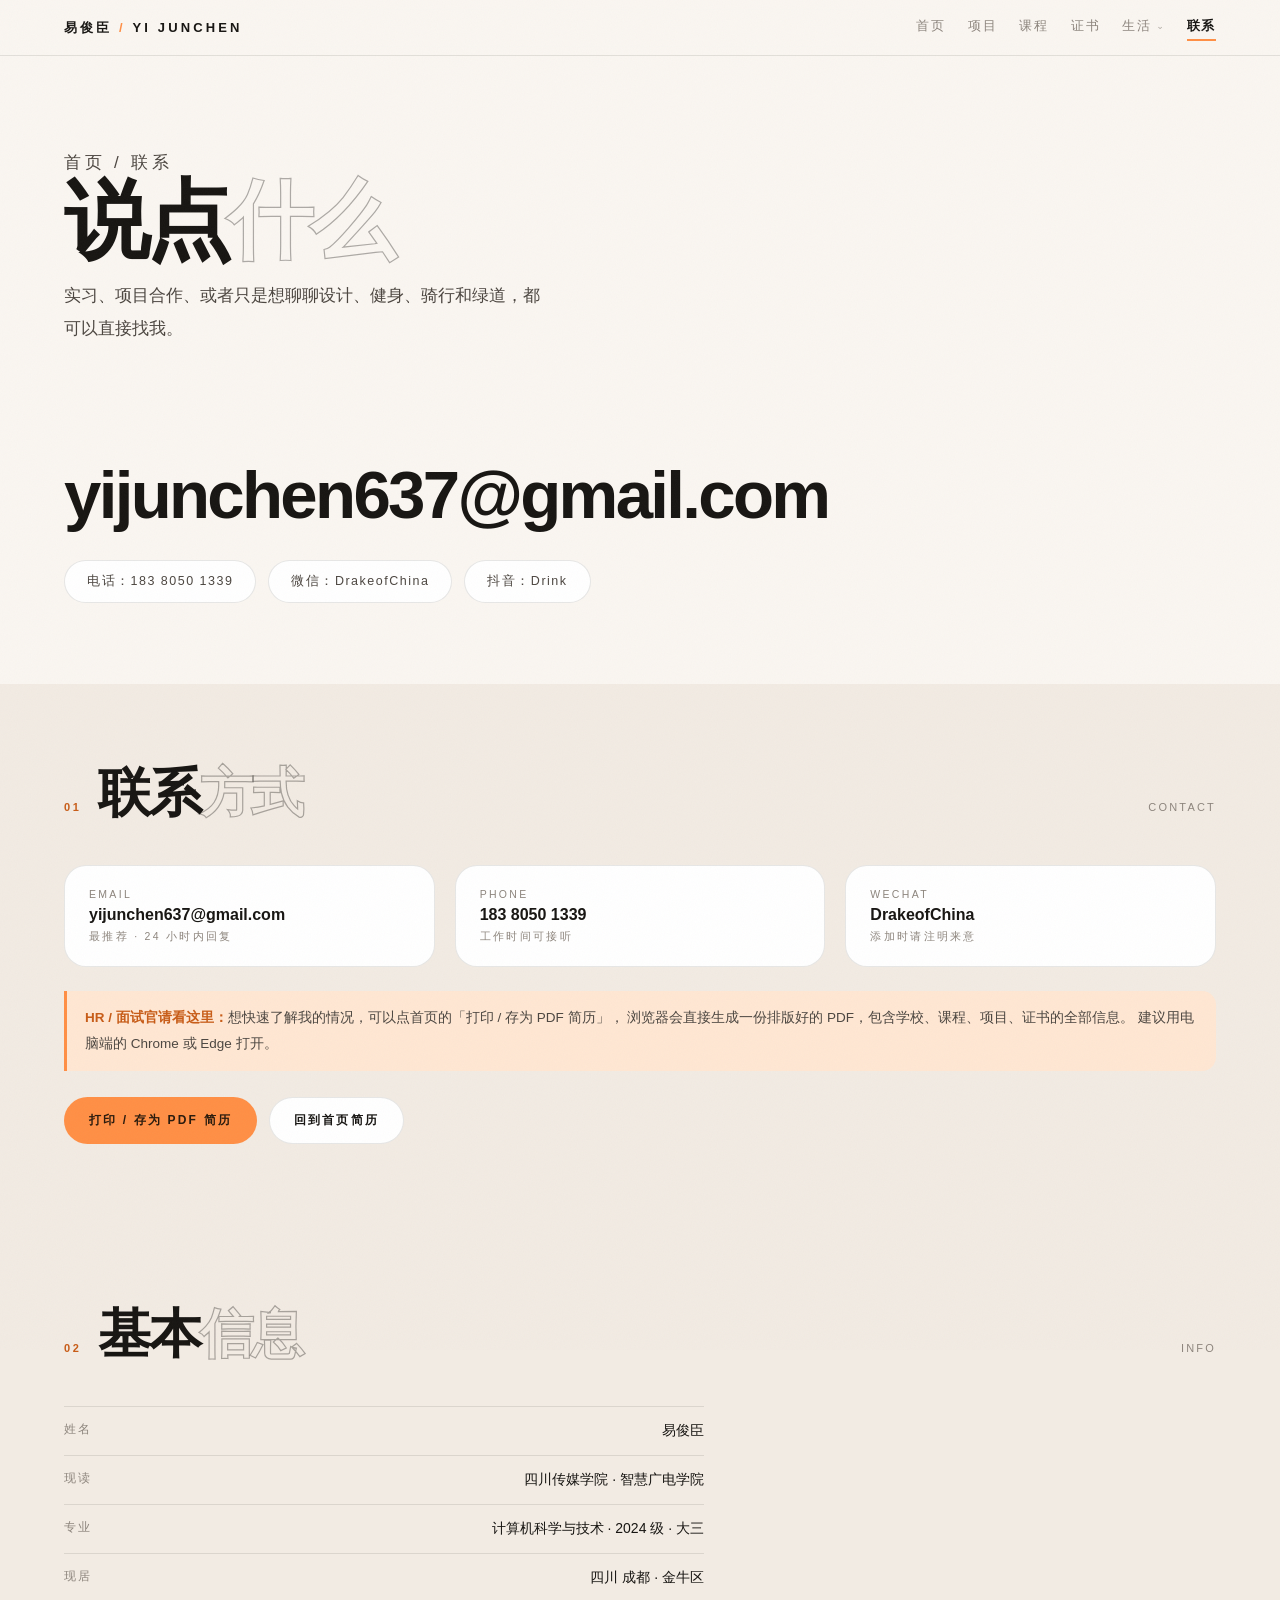
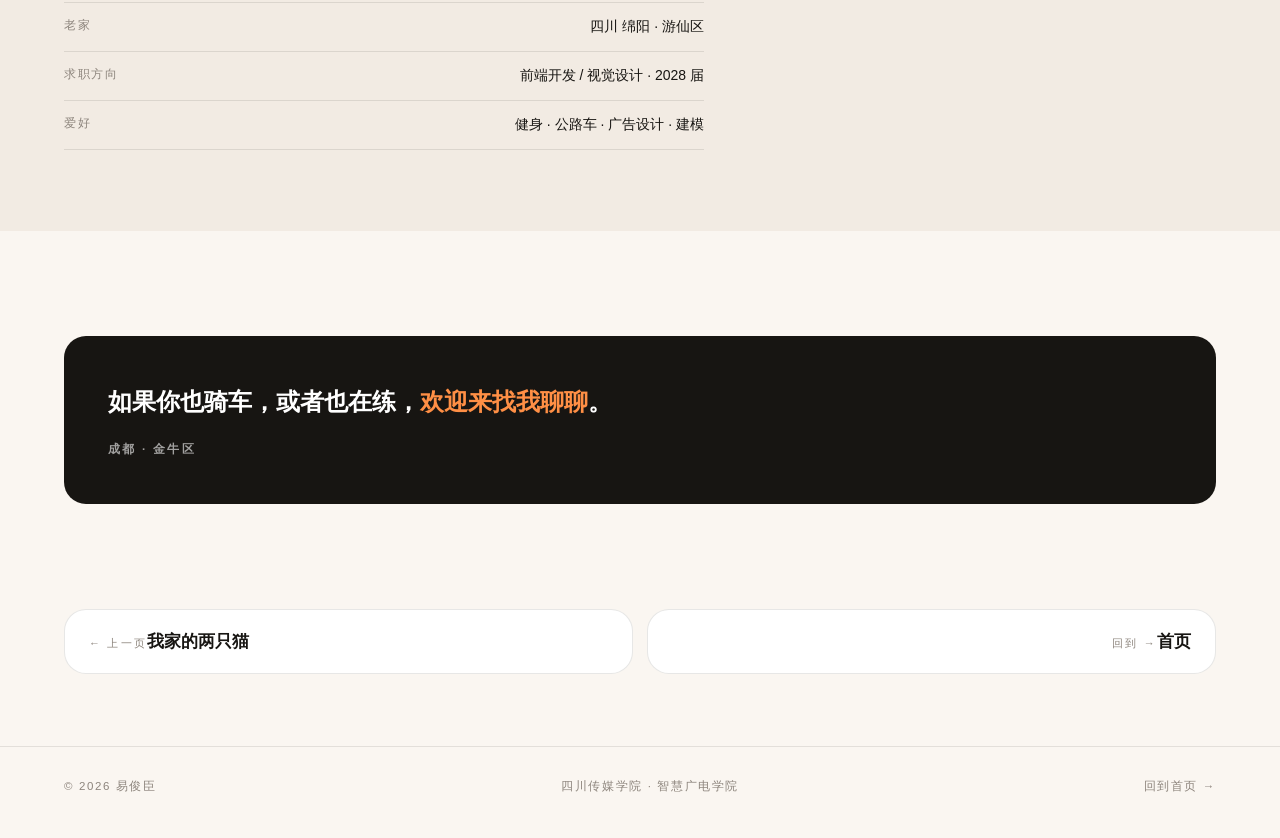
<file: contact.html>
<!DOCTYPE html>
<html lang="zh-CN">
<head>
<meta charset="UTF-8" />
<meta name="viewport" content="width=device-width, initial-scale=1" />
<title>联系我 — 易俊臣</title>
<meta name="description" content="联系易俊臣：电话 18380501339。" />
<link rel="icon" href="data:image/svg+xml,%3Csvg xmlns='http://www.w3.org/2000/svg' viewBox='0 0 64 64'%3E%3Crect width='64' height='64' rx='14' fill='%23ff8f45'/%3E%3Ctext x='32' y='45' font-size='36' font-family='sans-serif' font-weight='bold' text-anchor='middle' fill='%23ffffff'%3E%E6%98%93%3C/text%3E%3C/svg%3E" />
<link rel="manifest" href="assets/site.webmanifest" />
<link rel="stylesheet" href="assets/style.css" />
</head>
<body>
<div class="grain" aria-hidden="true"></div>
<noscript><style>body{opacity:1;transform:none}</style></noscript>

<header class="site-header">
  <a class="brand" href="index.html">易俊臣 <span>/</span> YI JUNCHEN</a>
  <nav class="site-nav" aria-label="主导航">
    <a href="index.html">首页</a>
    <a href="projects.html">项目</a>
    <a href="courses.html">课程</a>
    <a href="certificates.html">证书</a>
    <details class="nav-more">
      <summary>生活</summary>
      <div class="nav-menu"><small>关于生活</small><a href="about.html">关于我</a><a href="design.html">设计作品</a><a href="fitness.html">健身日常</a><a href="cycling.html">骑行记录</a><a href="cats.html">我家的猫</a></div>
    </details>
    <a href="contact.html">联系</a>
  </nav>
</header>

<div class="page-head">
  <p class="crumb"><a href="index.html">首页</a> / 联系</p>
  <h1>说点<em style="font-style:normal;color:transparent;-webkit-text-stroke:1.2px rgba(23,21,18,.34)">什么</em></h1>
  <p>实习、项目合作、或者只是想聊聊设计、健身、骑行和绿道，都可以直接找我。</p>
</div>

<section>
  <div class="reveal">
    <a class="big-mail" href="mailto:yijunchen637@gmail.com">yijunchen637@gmail.com</a>
    <div class="chips">
      <a href="tel:18380501339">电话：183 8050 1339</a>
      <a href="#top">微信：DrakeofChina</a>
      <a href="#top">抖音：Drink</a>
    </div>
  </div>
</section>

<section class="alt">
  <div class="sec-head reveal">
    <span class="num">01</span>
    <h2>联系<em>方式</em></h2>
    <span class="sec-note">Contact</span>
  </div>

  <div class="grid grid-3 contact-grid reveal">
    <a href="mailto:yijunchen637@gmail.com">
      <span class="k">Email</span>
      <span class="v">yijunchen637@gmail.com</span>
      <span class="k">最推荐 · 24 小时内回复</span>
    </a>
    <a href="tel:18380501339">
      <span class="k">Phone</span>
      <span class="v">183 8050 1339</span>
      <span class="k">工作时间可接听</span>
    </a>
    <a href="#top">
      <span class="k">WeChat</span>
      <span class="v">DrakeofChina</span>
      <span class="k">添加时请注明来意</span>
    </a>
  </div>

  <div class="note reveal" style="margin-top:24px;">
    <b>HR / 面试官请看这里：</b>想快速了解我的情况，可以点首页的「打印 / 存为 PDF 简历」，
    浏览器会直接生成一份排版好的 PDF，包含学校、课程、项目、证书的全部信息。
    建议用电脑端的 Chrome 或 Edge 打开。
  </div>
  <div class="cta reveal">
    <a class="btn btn-accent" href="#" data-print>打印 / 存为 PDF 简历</a>
    <a class="btn" href="index.html">回到首页简历</a>
  </div>
</section>

<section class="alt">
  <div class="sec-head reveal">
    <span class="num">02</span>
    <h2>基本<em>信息</em></h2>
    <span class="sec-note">Info</span>
  </div>

  <dl class="facts reveal" style="max-width:640px;">
    <div><dt>姓名</dt><dd>易俊臣</dd></div>
    <div><dt>现读</dt><dd>四川传媒学院 · 智慧广电学院</dd></div>
    <div><dt>专业</dt><dd>计算机科学与技术 · 2024 级 · 大三</dd></div>
    <div><dt>现居</dt><dd>四川 成都 · 金牛区</dd></div>
    <div><dt>老家</dt><dd>四川 绵阳 · 游仙区</dd></div>
    <div><dt>求职方向</dt><dd>前端开发 / 视觉设计 · 2028 届</dd></div>
    <div><dt>爱好</dt><dd>健身 · 公路车 · 广告设计 · 建模</dd></div>
  </dl>
</section>

<section>
  <div class="reveal">
    <p class="quote">
      如果你也骑车，或者也在练，<em>欢迎来找我聊聊</em>。
      <small>成都 · 金牛区</small>
    </p>
  </div>
</section>

<nav class="pager">
  <a href="cats.html"><span class="small">← 上一页</span><span class="title">我家的两只猫</span></a>
  <a class="next" href="index.html"><span class="small">回到 →</span><span class="title">首页</span></a>
</nav>

<footer class="site-footer">
  <span>© <span data-year>2026</span> 易俊臣</span>
  <span>四川传媒学院 · 智慧广电学院</span>
  <span><a href="index.html">回到首页 →</a></span>
</footer>

<script src="assets/main.js"></script>
</body>
</html>
</file>
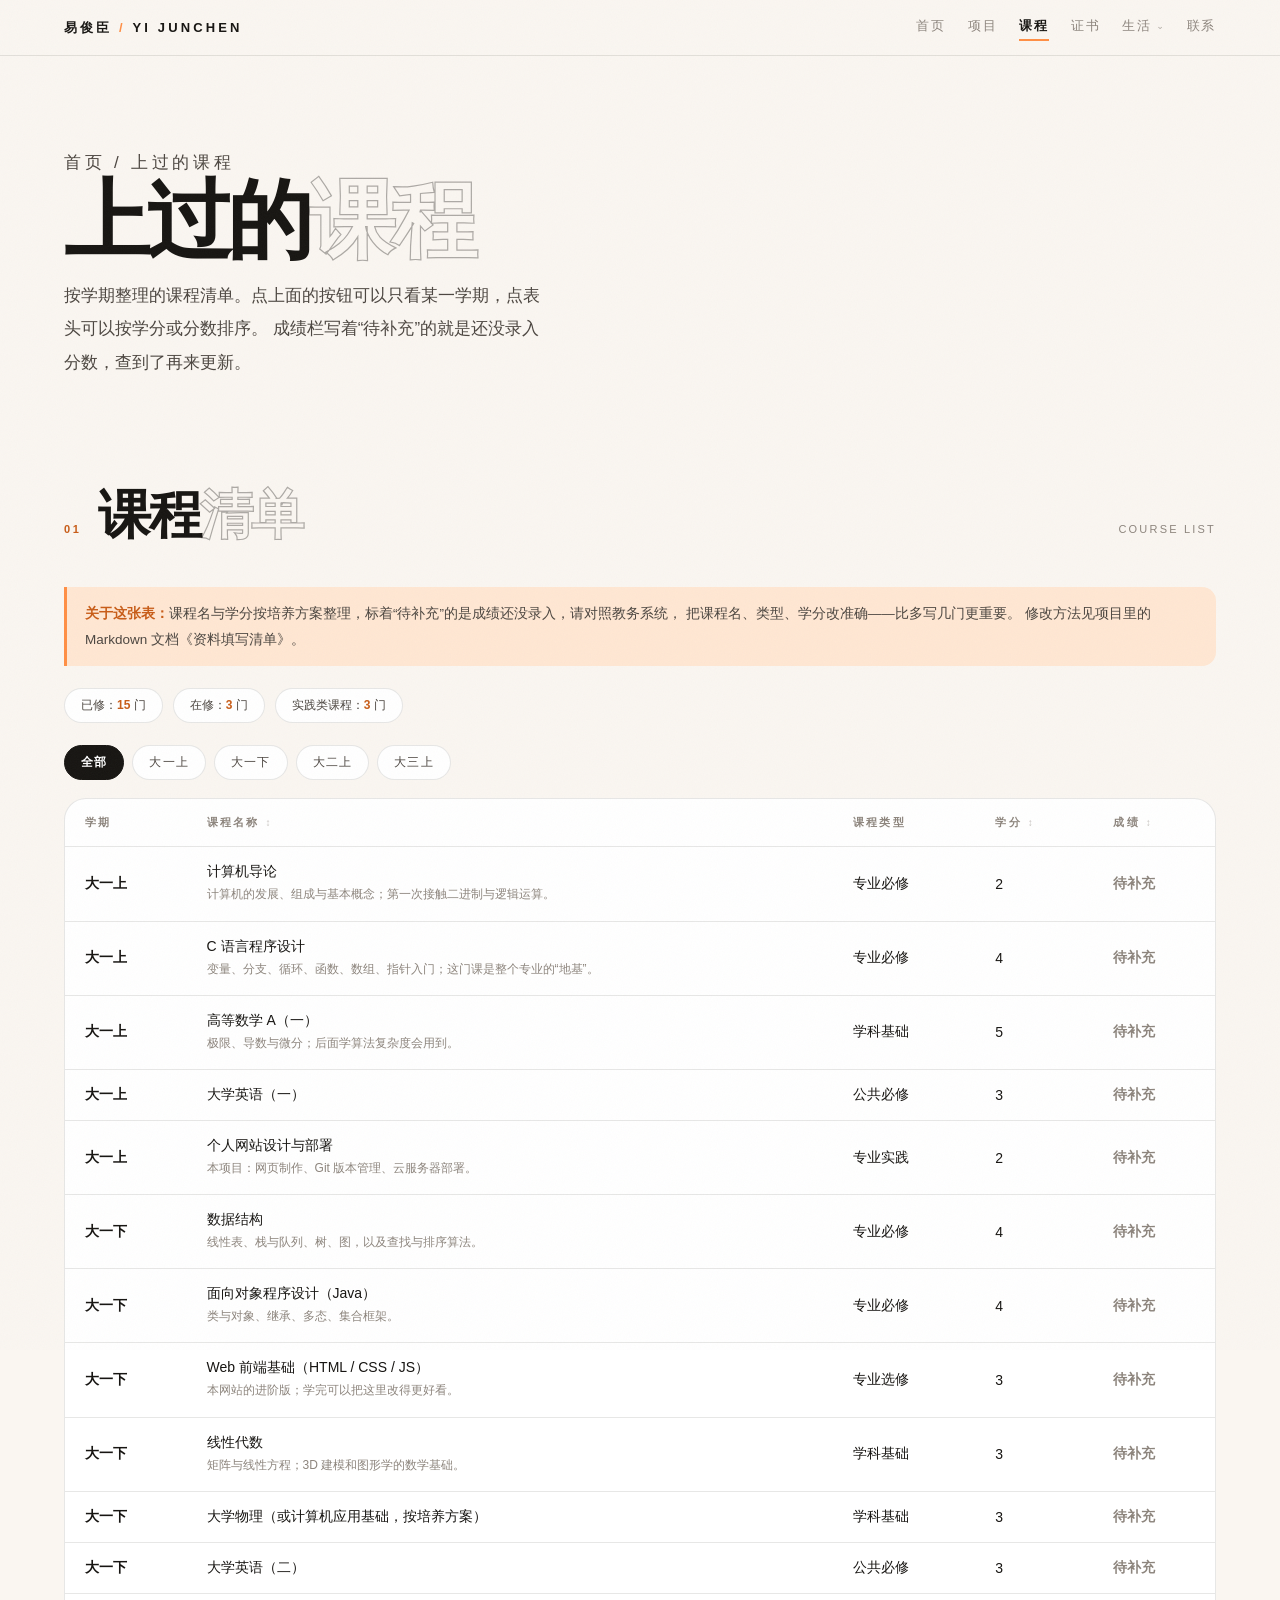
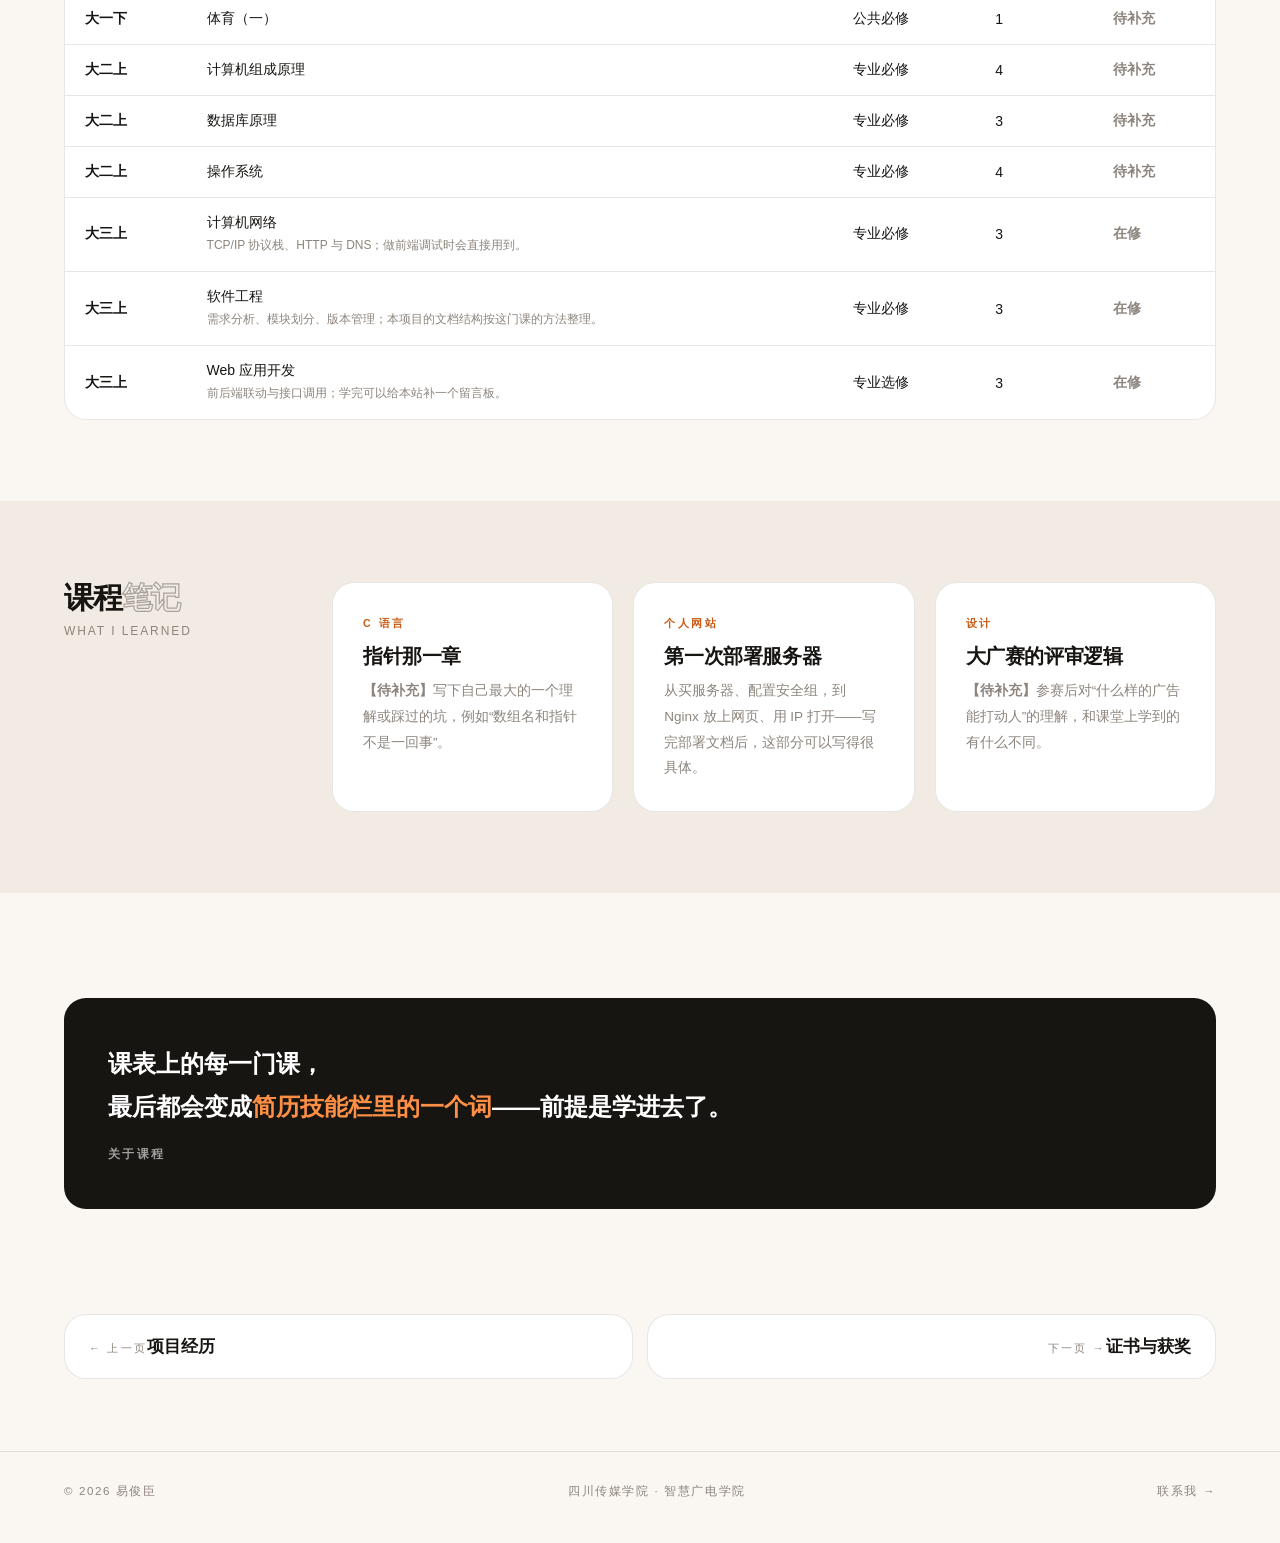
<file: courses.html>
<!DOCTYPE html>
<html lang="zh-CN">
<head>
<meta charset="UTF-8" />
<meta name="viewport" content="width=device-width, initial-scale=1" />
<title>上过的课程 — 易俊臣</title>
<meta name="description" content="易俊臣的课程清单：四川传媒学院计算机科学与技术专业，按学期整理，含学分与成绩。" />
<link rel="icon" href="data:image/svg+xml,%3Csvg xmlns='http://www.w3.org/2000/svg' viewBox='0 0 64 64'%3E%3Crect width='64' height='64' rx='14' fill='%23ff8f45'/%3E%3Ctext x='32' y='45' font-size='36' font-family='sans-serif' font-weight='bold' text-anchor='middle' fill='%23ffffff'%3E%E6%98%93%3C/text%3E%3C/svg%3E" />
<link rel="manifest" href="assets/site.webmanifest" />
<link rel="stylesheet" href="assets/style.css" />
</head>
<body>
<div class="grain" aria-hidden="true"></div>
<noscript><style>body{opacity:1;transform:none}</style></noscript>

<header class="site-header">
  <a class="brand" href="index.html">易俊臣 <span>/</span> YI JUNCHEN</a>
  <nav class="site-nav" aria-label="主导航">
    <a href="index.html">首页</a>
    <a href="projects.html">项目</a>
    <a href="courses.html">课程</a>
    <a href="certificates.html">证书</a>
    <details class="nav-more">
      <summary>生活</summary>
      <div class="nav-menu"><small>关于生活</small><a href="about.html">关于我</a><a href="design.html">设计作品</a><a href="fitness.html">健身日常</a><a href="cycling.html">骑行记录</a><a href="cats.html">我家的猫</a></div>
    </details>
    <a href="contact.html">联系</a>
  </nav>
</header>

<div class="page-head">
  <p class="crumb"><a href="index.html">首页</a> / 上过的课程</p>
  <h1>上过的<em style="font-style:normal;color:transparent;-webkit-text-stroke:1.2px rgba(23,21,18,.34)">课程</em></h1>
  <p>
    按学期整理的课程清单。点上面的按钮可以只看某一学期，点表头可以按学分或分数排序。
    成绩栏写着“待补充”的就是还没录入分数，查到了再来更新。
  </p>
</div>

<section>
  <div class="sec-head reveal">
    <span class="num">01</span>
    <h2>课程<em>清单</em></h2>
    <span class="sec-note">Course List</span>
  </div>

  <div class="note reveal">
    <b>关于这张表：</b>课程名与学分按培养方案整理，标着“待补充”的是成绩还没录入，请对照教务系统，
    把课程名、类型、学分改准确——<span style="white-space:nowrap;">比多写几门更重要</span>。
    修改方法见项目里的 Markdown 文档《资料填写清单》。
  </div>

  <div class="course-summary reveal">
    <span>已修：<b>15</b> 门</span>
    <span>在修：<b>3</b> 门</span>
    <span>实践类课程：<b>3</b> 门</span>
  </div>

  <div class="filter-bar reveal" role="group" aria-label="按学期筛选">
    <button type="button" data-filter="all" aria-pressed="true">全部</button>
    <button type="button" data-filter="2024-1" aria-pressed="false">大一上</button>
    <button type="button" data-filter="2024-2" aria-pressed="false">大一下</button>
    <button type="button" data-filter="2025-1" aria-pressed="false">大二上</button>
    <button type="button" data-filter="2026-1" aria-pressed="false">大三上</button>
  </div>

  <div class="table-wrap reveal">
    <table id="courseTable">
      <thead>
        <tr>
          <th>学期</th>
          <th class="sortable" data-col="1">课程名称</th>
          <th>课程类型</th>
          <th class="sortable" data-col="3">学分</th>
          <th class="sortable" data-col="4">成绩</th>
        </tr>
      </thead>
      <tbody>
        <!-- 大一上 -->
        <tr data-term="2024-1">
          <td class="day">大一上</td>
          <td>计算机导论<span class="sub">计算机的发展、组成与基本概念；第一次接触二进制与逻辑运算。</span></td>
          <td>专业必修</td>
          <td>2</td>
          <td class="score todo">待补充</td>
        </tr>
        <tr data-term="2024-1">
          <td class="day">大一上</td>
          <td>C 语言程序设计<span class="sub">变量、分支、循环、函数、数组、指针入门；这门课是整个专业的“地基”。</span></td>
          <td>专业必修</td>
          <td>4</td>
          <td class="score todo">待补充</td>
        </tr>
        <tr data-term="2024-1">
          <td class="day">大一上</td>
          <td>高等数学 A（一）<span class="sub">极限、导数与微分；后面学算法复杂度会用到。</span></td>
          <td>学科基础</td>
          <td>5</td>
          <td class="score todo">待补充</td>
        </tr>
        <tr data-term="2024-1">
          <td class="day">大一上</td>
          <td>大学英语（一）</td>
          <td>公共必修</td>
          <td>3</td>
          <td class="score todo">待补充</td>
        </tr>
        <tr data-term="2024-1">
          <td class="day">大一上</td>
          <td>个人网站设计与部署<span class="sub">本项目：网页制作、Git 版本管理、云服务器部署。</span></td>
          <td>专业实践</td>
          <td>2</td>
          <td class="score todo">待补充</td>
        </tr>

        <!-- 大一下 -->
        <tr data-term="2024-2">
          <td class="day">大一下</td>
          <td>数据结构<span class="sub">线性表、栈与队列、树、图，以及查找与排序算法。</span></td>
          <td>专业必修</td>
          <td>4</td>
          <td class="score todo">待补充</td>
        </tr>
        <tr data-term="2024-2">
          <td class="day">大一下</td>
          <td>面向对象程序设计（Java）<span class="sub">类与对象、继承、多态、集合框架。</span></td>
          <td>专业必修</td>
          <td>4</td>
          <td class="score todo">待补充</td>
        </tr>
        <tr data-term="2024-2">
          <td class="day">大一下</td>
          <td>Web 前端基础（HTML / CSS / JS）<span class="sub">本网站的进阶版；学完可以把这里改得更好看。</span></td>
          <td>专业选修</td>
          <td>3</td>
          <td class="score todo">待补充</td>
        </tr>
        <tr data-term="2024-2">
          <td class="day">大一下</td>
          <td>线性代数<span class="sub">矩阵与线性方程；3D 建模和图形学的数学基础。</span></td>
          <td>学科基础</td>
          <td>3</td>
          <td class="score todo">待补充</td>
        </tr>
        <tr data-term="2024-2">
          <td class="day">大一下</td>
          <td>大学物理（或计算机应用基础，按培养方案）</td>
          <td>学科基础</td>
          <td>3</td>
          <td class="score todo">待补充</td>
        </tr>
        <tr data-term="2024-2">
          <td class="day">大一下</td>
          <td>大学英语（二）</td>
          <td>公共必修</td>
          <td>3</td>
          <td class="score todo">待补充</td>
        </tr>
        <tr data-term="2024-2">
          <td class="day">大一下</td>
          <td>体育（一）</td>
          <td>公共必修</td>
          <td>1</td>
          <td class="score todo">待补充</td>
        </tr>

        <!-- 大二上 -->
        <tr data-term="2025-1">
          <td class="day">大二上</td>
          <td>计算机组成原理</td>
          <td>专业必修</td>
          <td>4</td>
          <td class="score todo">待补充</td>
        </tr>
        <tr data-term="2025-1">
          <td class="day">大二上</td>
          <td>数据库原理</td>
          <td>专业必修</td>
          <td>3</td>
          <td class="score todo">待补充</td>
        </tr>
        <tr data-term="2025-1">
          <td class="day">大二上</td>
          <td>操作系统</td>
          <td>专业必修</td>
          <td>4</td>
          <td class="score todo">待补充</td>
        </tr>

        <!-- 大三上（在修） -->
        <tr data-term="2026-1">
          <td class="day">大三上</td>
          <td>计算机网络<span class="sub">TCP/IP 协议栈、HTTP 与 DNS；做前端调试时会直接用到。</span></td>
          <td>专业必修</td>
          <td>3</td>
          <td class="score todo">在修</td>
        </tr>
        <tr data-term="2026-1">
          <td class="day">大三上</td>
          <td>软件工程<span class="sub">需求分析、模块划分、版本管理；本项目的文档结构按这门课的方法整理。</span></td>
          <td>专业必修</td>
          <td>3</td>
          <td class="score todo">在修</td>
        </tr>
        <tr data-term="2026-1">
          <td class="day">大三上</td>
          <td>Web 应用开发<span class="sub">前后端联动与接口调用；学完可以给本站补一个留言板。</span></td>
          <td>专业选修</td>
          <td>3</td>
          <td class="score todo">在修</td>
        </tr>
      </tbody>
    </table>
  </div>
</section>

<section class="alt">
  <div class="resume">
    <div class="side reveal">
      <h2>课程<em style="font-style:normal;color:transparent;-webkit-text-stroke:1.2px rgba(23,21,18,.34)">笔记</em></h2>
      <p>What I Learned</p>
    </div>
    <div class="body reveal">
      <div class="grid grid-3">
        <div class="card">
          <span class="kicker">C 语言</span>
          <h3>指针那一章</h3>
          <p><strong>【待补充】</strong>写下自己最大的一个理解或踩过的坑，例如“数组名和指针不是一回事”。</p>
        </div>
        <div class="card">
          <span class="kicker">个人网站</span>
          <h3>第一次部署服务器</h3>
          <p>从买服务器、配置安全组，到 Nginx 放上网页、用 IP 打开——写完部署文档后，这部分可以写得很具体。</p>
        </div>
        <div class="card">
          <span class="kicker">设计</span>
          <h3>大广赛的评审逻辑</h3>
          <p><strong>【待补充】</strong>参赛后对“什么样的广告能打动人”的理解，和课堂上学到的有什么不同。</p>
        </div>
      </div>
    </div>
  </div>
</section>

<section>
  <div class="reveal">
    <p class="quote">
      课表上的每一门课，<br>
      最后都会变成<em>简历技能栏里的一个词</em>——前提是学进去了。
      <small>关于课程</small>
    </p>
  </div>
</section>

<nav class="pager">
  <a href="projects.html"><span class="small">← 上一页</span><span class="title">项目经历</span></a>
  <a class="next" href="certificates.html"><span class="small">下一页 →</span><span class="title">证书与获奖</span></a>
</nav>

<footer class="site-footer">
  <span>© <span data-year>2026</span> 易俊臣</span>
  <span>四川传媒学院 · 智慧广电学院</span>
  <span><a href="contact.html">联系我 →</a></span>
</footer>

<script src="assets/main.js"></script>
</body>
</html>
</file>
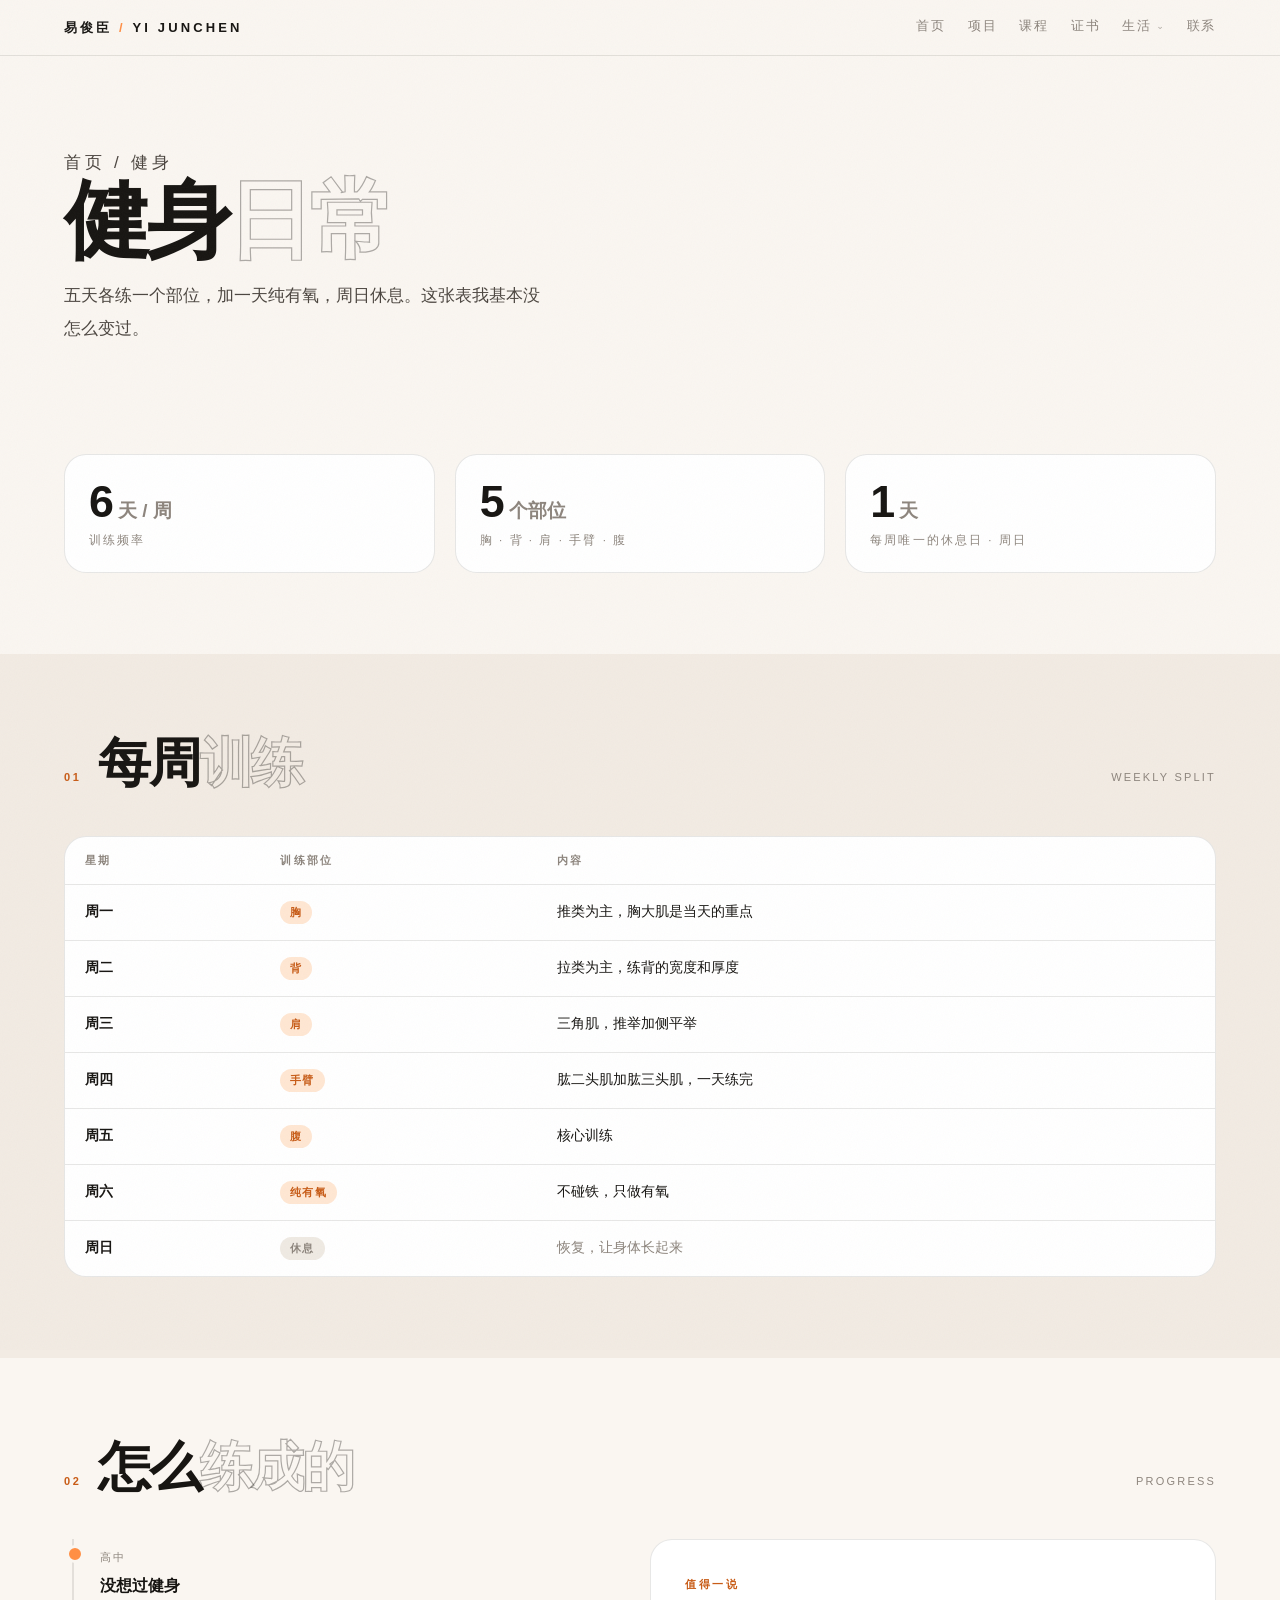
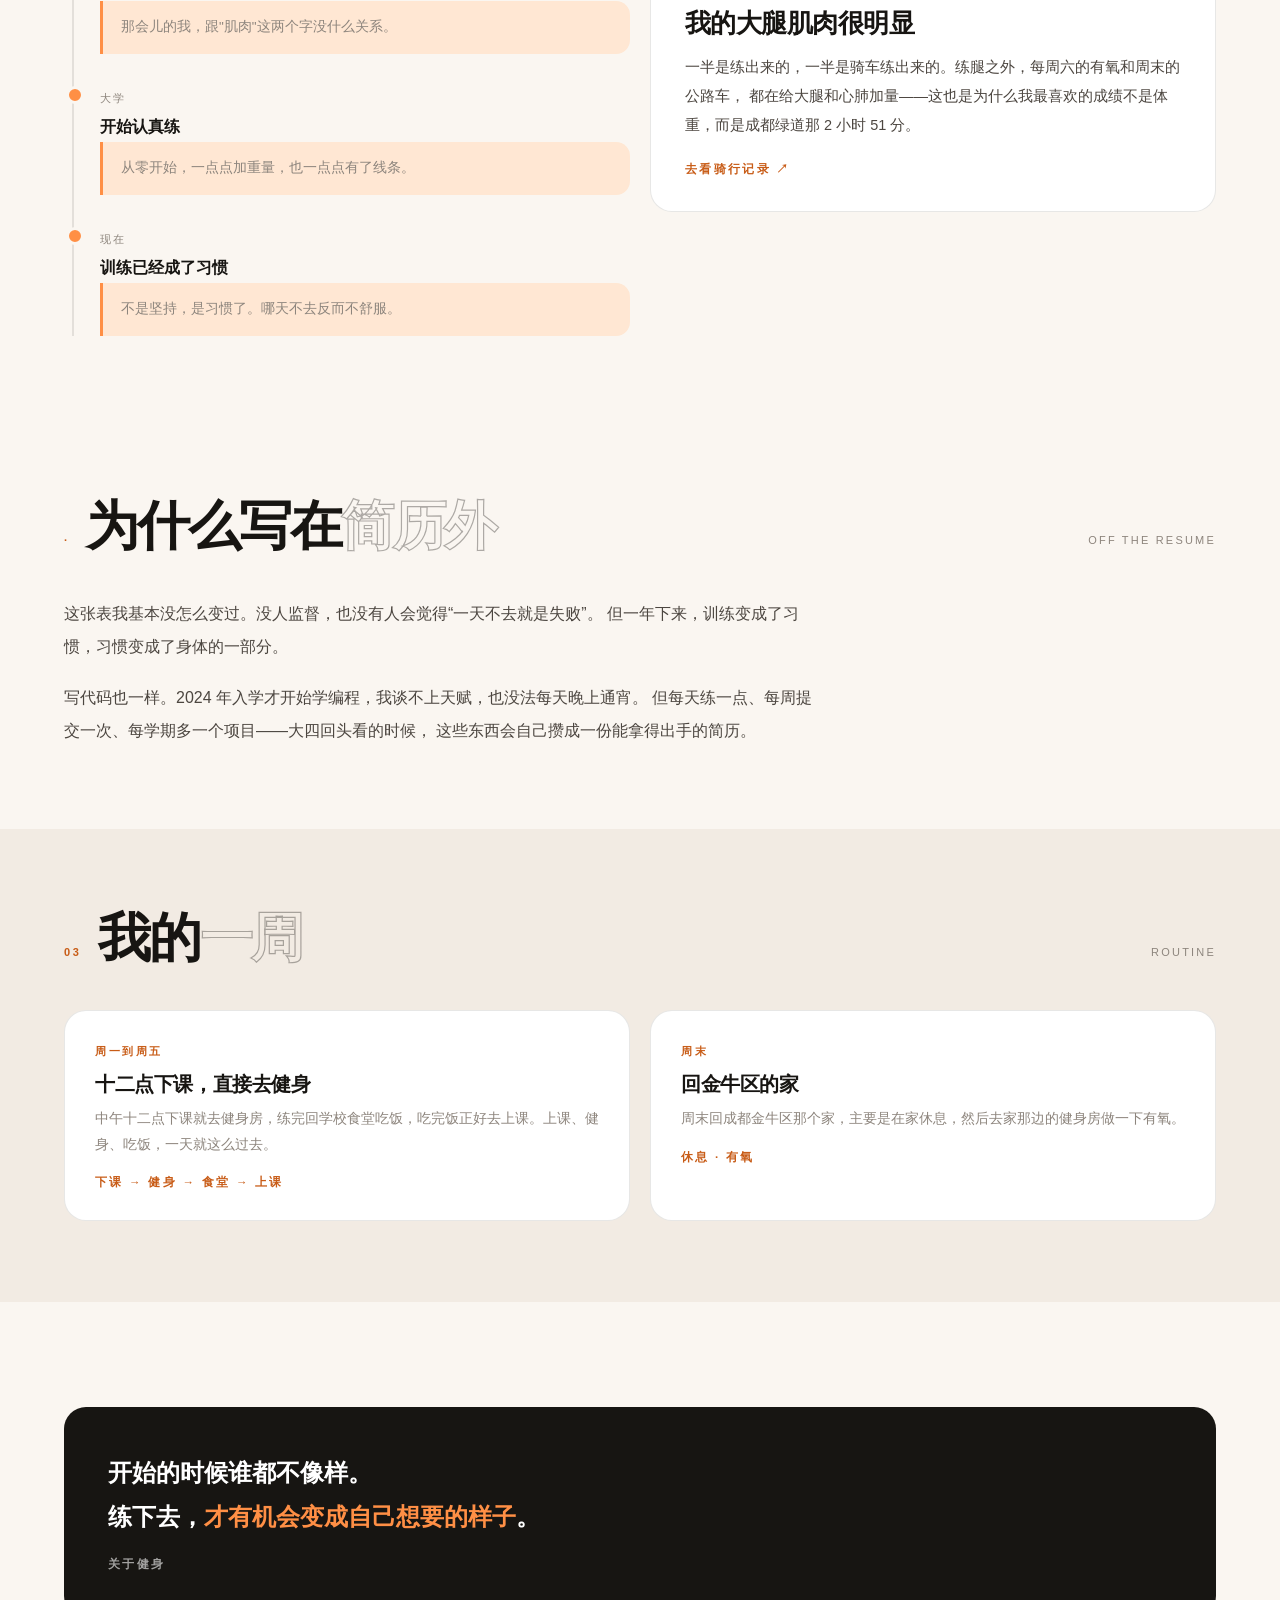
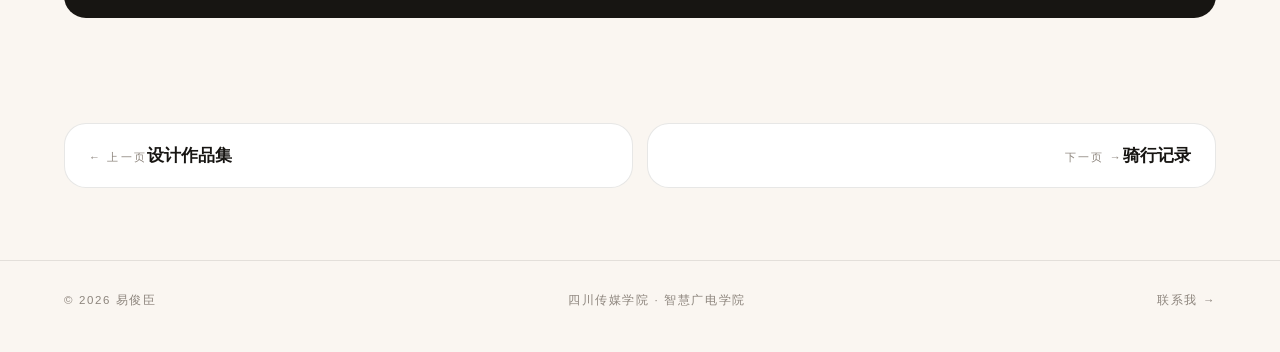
<file: fitness.html>
<!DOCTYPE html>
<html lang="zh-CN">
<head>
<meta charset="UTF-8" />
<meta name="viewport" content="width=device-width, initial-scale=1" />
<title>健身日常 — 易俊臣</title>
<meta name="description" content="易俊臣的训练安排：胸、背、肩、手臂、腹，加一天纯有氧。" />
<link rel="icon" href="data:image/svg+xml,%3Csvg xmlns='http://www.w3.org/2000/svg' viewBox='0 0 64 64'%3E%3Crect width='64' height='64' rx='14' fill='%23ff8f45'/%3E%3Ctext x='32' y='45' font-size='36' font-family='sans-serif' font-weight='bold' text-anchor='middle' fill='%23ffffff'%3E%E6%98%93%3C/text%3E%3C/svg%3E" />
<link rel="manifest" href="assets/site.webmanifest" />
<link rel="stylesheet" href="assets/style.css" />
</head>
<body>
<div class="grain" aria-hidden="true"></div>
<noscript><style>body{opacity:1;transform:none}</style></noscript>

<header class="site-header">
  <a class="brand" href="index.html">易俊臣 <span>/</span> YI JUNCHEN</a>
  <nav class="site-nav" aria-label="主导航">
    <a href="index.html">首页</a>
    <a href="projects.html">项目</a>
    <a href="courses.html">课程</a>
    <a href="certificates.html">证书</a>
    <details class="nav-more">
      <summary>生活</summary>
      <div class="nav-menu"><small>关于生活</small><a href="about.html">关于我</a><a href="design.html">设计作品</a><a href="fitness.html">健身日常</a><a href="cycling.html">骑行记录</a><a href="cats.html">我家的猫</a></div>
    </details>
    <a href="contact.html">联系</a>
  </nav>
</header>

<div class="page-head">
  <p class="crumb"><a href="index.html">首页</a> / 健身</p>
  <h1>健身<em style="font-style:normal;color:transparent;-webkit-text-stroke:1.2px rgba(23,21,18,.34)">日常</em></h1>
  <p>五天各练一个部位，加一天纯有氧，周日休息。这张表我基本没怎么变过。</p>
</div>

<section>
  <div class="grid grid-3 reveal">
    <div class="stat">
      <div class="big">6<span>天 / 周</span></div>
      <div class="label">训练频率</div>
    </div>
    <div class="stat">
      <div class="big">5<span>个部位</span></div>
      <div class="label">胸 · 背 · 肩 · 手臂 · 腹</div>
    </div>
    <div class="stat">
      <div class="big">1<span>天</span></div>
      <div class="label">每周唯一的休息日 · 周日</div>
    </div>
  </div>
</section>

<section class="alt">
  <div class="sec-head reveal">
    <span class="num">01</span>
    <h2>每周<em>训练</em></h2>
    <span class="sec-note">Weekly Split</span>
  </div>

  <div class="table-wrap reveal">
    <table>
      <thead>
        <tr><th>星期</th><th>训练部位</th><th>内容</th></tr>
      </thead>
      <tbody>
        <tr><td class="day">周一</td><td><span class="pill">胸</span></td><td>推类为主，胸大肌是当天的重点</td></tr>
        <tr><td class="day">周二</td><td><span class="pill">背</span></td><td>拉类为主，练背的宽度和厚度</td></tr>
        <tr><td class="day">周三</td><td><span class="pill">肩</span></td><td>三角肌，推举加侧平举</td></tr>
        <tr><td class="day">周四</td><td><span class="pill">手臂</span></td><td>肱二头肌加肱三头肌，一天练完</td></tr>
        <tr><td class="day">周五</td><td><span class="pill">腹</span></td><td>核心训练</td></tr>
        <tr><td class="day">周六</td><td><span class="pill">纯有氧</span></td><td>不碰铁，只做有氧</td></tr>
        <tr><td class="day">周日</td><td class="rest"><span class="pill grey">休息</span></td><td class="rest">恢复，让身体长起来</td></tr>
      </tbody>
    </table>
  </div>
</section>

<section>
  <div class="sec-head reveal">
    <span class="num">02</span>
    <h2>怎么<em>练成的</em></h2>
    <span class="sec-note">Progress</span>
  </div>

  <div class="grid grid-2" style="align-items:start;">
    <div class="timeline reveal">
      <div class="item">
        <p class="when">高中</p>
        <p class="what">没想过健身</p>
        <p class="note">那会儿的我，跟"肌肉"这两个字没什么关系。</p>
      </div>
      <div class="item">
        <p class="when">大学</p>
        <p class="what">开始认真练</p>
        <p class="note">从零开始，一点点加重量，也一点点有了线条。</p>
      </div>
      <div class="item">
        <p class="when">现在</p>
        <p class="what">训练已经成了习惯</p>
        <p class="note">不是坚持，是习惯了。哪天不去反而不舒服。</p>
      </div>
    </div>

    <div class="card reveal" style="padding:clamp(24px,3vw,34px);">
      <span class="kicker">值得一说</span>
      <h3 style="font-size:clamp(19px,2.4vw,26px);margin:14px 0 12px;">我的大腿肌肉很明显</h3>
      <p style="font-size:14.5px;line-height:2;color:var(--ink-2);">
        一半是练出来的，一半是骑车练出来的。练腿之外，每周六的有氧和周末的公路车，
        都在给大腿和心肺加量——这也是为什么我最喜欢的成绩不是体重，而是成都绿道那 2 小时 51 分。
      </p>
      <div class="more" style="margin-top:22px;"><a href="cycling.html" style="color:var(--accent-ink);">去看骑行记录 ↗</a></div>
    </div>
  </div>
</section>

<section>
  <div class="sec-head reveal">
    <span class="num">·</span>
    <h2>为什么写在<em>简历外</em></h2>
    <span class="sec-note">Off the Resume</span>
  </div>
  <div class="reveal" style="max-width:760px;">
    <p style="font-size:16px;line-height:2.05;color:var(--ink-2);margin:0 0 18px;">
      这张表我基本没怎么变过。没人监督，也没有人会觉得“一天不去就是失败”。
      但一年下来，训练变成了习惯，习惯变成了身体的一部分。
    </p>
    <p style="font-size:16px;line-height:2.05;color:var(--ink-2);margin:0;">
      写代码也一样。2024 年入学才开始学编程，我谈不上天赋，也没法每天晚上通宵。
      但每天练一点、每周提交一次、每学期多一个项目——大四回头看的时候，
      这些东西会自己攒成一份能拿得出手的简历。
    </p>
  </div>
</section>

<section class="alt">
  <div class="sec-head reveal">
    <span class="num">03</span>
    <h2>我的<em>一周</em></h2>
    <span class="sec-note">Routine</span>
  </div>

  <div class="grid grid-2">
    <div class="card reveal">
      <span class="kicker">周一到周五</span>
      <h3>十二点下课，直接去健身</h3>
      <p>中午十二点下课就去健身房，练完回学校食堂吃饭，吃完饭正好去上课。上课、健身、吃饭，一天就这么过去。</p>
      <div class="more">下课 → 健身 → 食堂 → 上课</div>
    </div>

    <div class="card reveal">
      <span class="kicker">周末</span>
      <h3>回金牛区的家</h3>
      <p>周末回成都金牛区那个家，主要是在家休息，然后去家那边的健身房做一下有氧。</p>
      <div class="more">休息 · 有氧</div>
    </div>
  </div>
</section>

<section>
  <div class="reveal">
    <p class="quote">
      开始的时候谁都不像样。<br>
      练下去，<em>才有机会变成自己想要的样子</em>。
      <small>关于健身</small>
    </p>
  </div>
</section>

<nav class="pager">
  <a href="design.html"><span class="small">← 上一页</span><span class="title">设计作品集</span></a>
  <a class="next" href="cycling.html"><span class="small">下一页 →</span><span class="title">骑行记录</span></a>
</nav>

<footer class="site-footer">
  <span>© <span data-year>2026</span> 易俊臣</span>
  <span>四川传媒学院 · 智慧广电学院</span>
  <span><a href="contact.html">联系我 →</a></span>
</footer>

<script src="assets/main.js"></script>
</body>
</html>
</file>
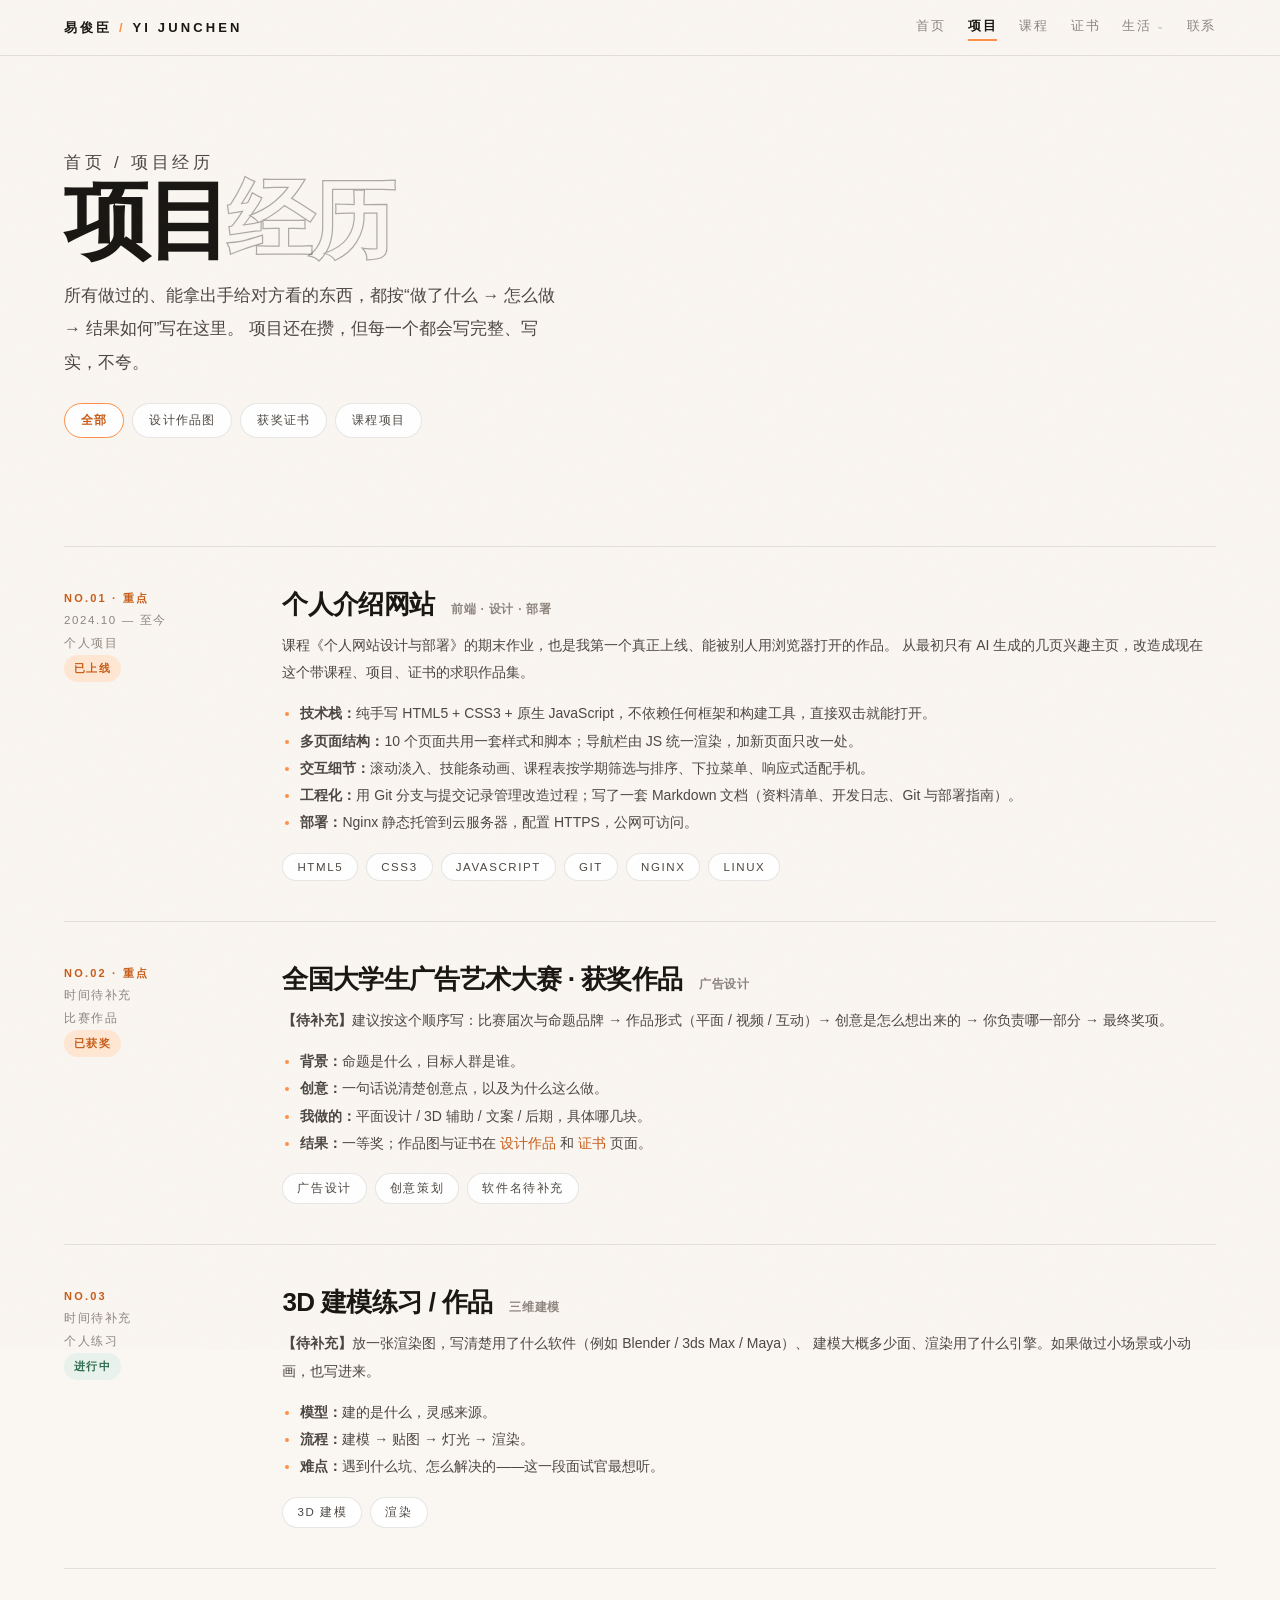
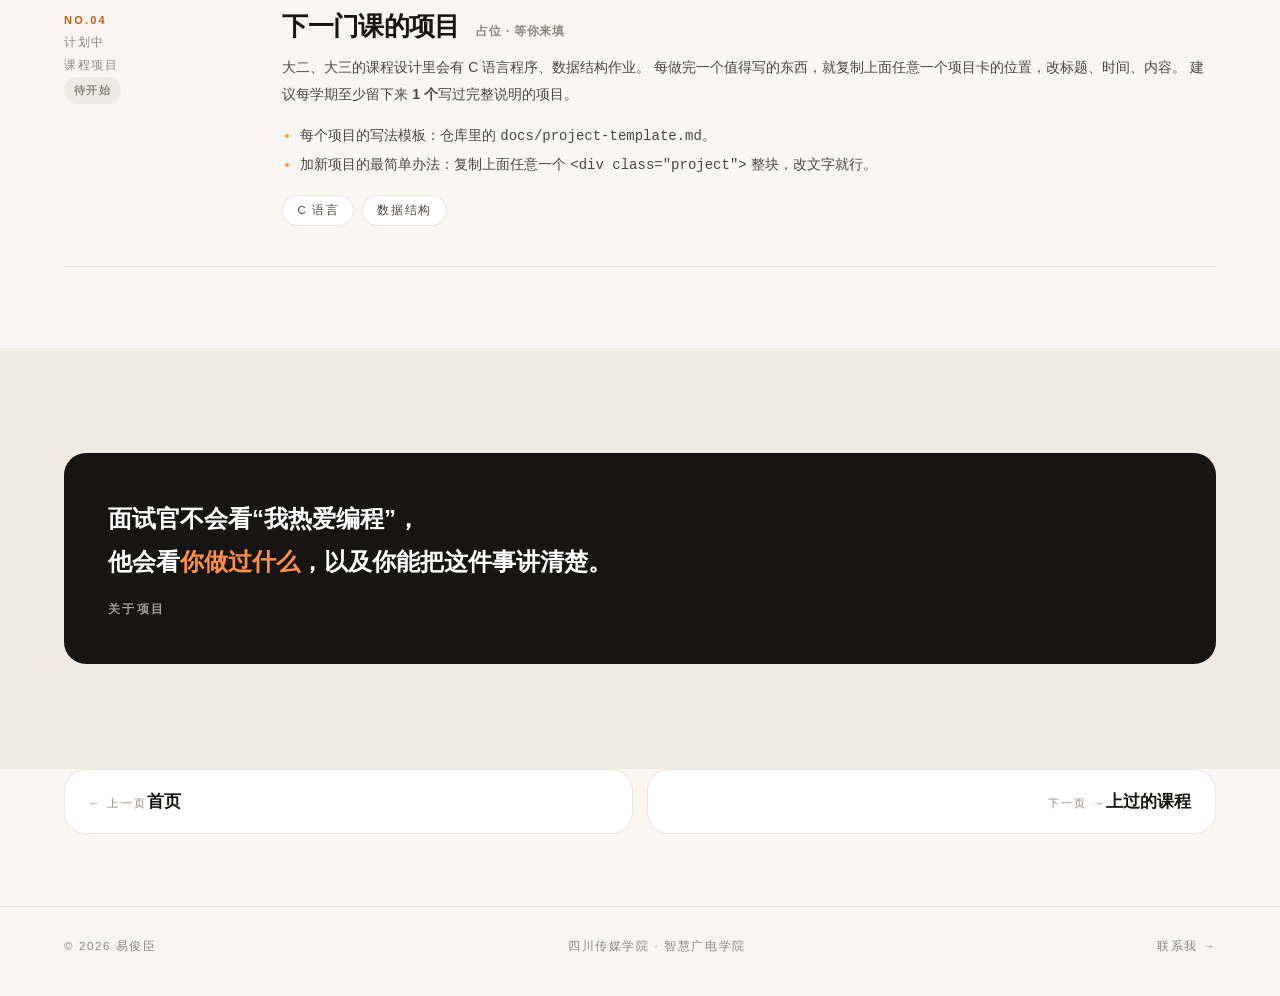
<file: projects.html>
<!DOCTYPE html>
<html lang="zh-CN">
<head>
<meta charset="UTF-8" />
<meta name="viewport" content="width=device-width, initial-scale=1" />
<title>项目经历 — 易俊臣</title>
<meta name="description" content="易俊臣的项目经历：个人网站、全国大学生广告艺术大赛获奖作品、3D 建模项目。" />
<link rel="icon" href="data:image/svg+xml,%3Csvg xmlns='http://www.w3.org/2000/svg' viewBox='0 0 64 64'%3E%3Crect width='64' height='64' rx='14' fill='%23ff8f45'/%3E%3Ctext x='32' y='45' font-size='36' font-family='sans-serif' font-weight='bold' text-anchor='middle' fill='%23ffffff'%3E%E6%98%93%3C/text%3E%3C/svg%3E" />
<link rel="manifest" href="assets/site.webmanifest" />
<link rel="stylesheet" href="assets/style.css" />
</head>
<body>
<div class="grain" aria-hidden="true"></div>
<noscript><style>body{opacity:1;transform:none}</style></noscript>

<header class="site-header">
  <a class="brand" href="index.html">易俊臣 <span>/</span> YI JUNCHEN</a>
  <nav class="site-nav" aria-label="主导航">
    <a href="index.html">首页</a>
    <a href="projects.html">项目</a>
    <a href="courses.html">课程</a>
    <a href="certificates.html">证书</a>
    <details class="nav-more">
      <summary>生活</summary>
      <div class="nav-menu"><small>关于生活</small><a href="about.html">关于我</a><a href="design.html">设计作品</a><a href="fitness.html">健身日常</a><a href="cycling.html">骑行记录</a><a href="cats.html">我家的猫</a></div>
    </details>
    <a href="contact.html">联系</a>
  </nav>
</header>

<div class="page-head">
  <p class="crumb"><a href="index.html">首页</a> / 项目经历</p>
  <h1>项目<em style="font-style:normal;color:transparent;-webkit-text-stroke:1.2px rgba(23,21,18,.34)">经历</em></h1>
  <p>
    所有做过的、能拿出手给对方看的东西，都按“做了什么 → 怎么做 → 结果如何”写在这里。
    项目还在攒，但每一个都会写完整、写实，不夸。
  </p>
  <div class="tabs">
    <a class="active" href="projects.html">全部</a>
    <a href="design.html">设计作品图</a>
    <a href="certificates.html">获奖证书</a>
    <a href="courses.html">课程项目</a>
  </div>
</div>

<section>
  <div class="project reveal">
    <div class="meta">
      <b>No.01 · 重点</b>
      2024.10 — 至今
      <br>个人项目
      <br><span class="status done">已上线</span>
    </div>
    <div>
      <h3>个人介绍网站 <small>前端 · 设计 · 部署</small></h3>
      <p>
        课程《个人网站设计与部署》的期末作业，也是我第一个真正上线、能被别人用浏览器打开的作品。
        从最初只有 AI 生成的几页兴趣主页，改造成现在这个带课程、项目、证书的求职作品集。
      </p>
      <ul>
        <li><strong>技术栈：</strong>纯手写 HTML5 + CSS3 + 原生 JavaScript，不依赖任何框架和构建工具，直接双击就能打开。</li>
        <li><strong>多页面结构：</strong>10 个页面共用一套样式和脚本；导航栏由 JS 统一渲染，加新页面只改一处。</li>
        <li><strong>交互细节：</strong>滚动淡入、技能条动画、课程表按学期筛选与排序、下拉菜单、响应式适配手机。</li>
        <li><strong>工程化：</strong>用 Git 分支与提交记录管理改造过程；写了一套 Markdown 文档（资料清单、开发日志、Git 与部署指南）。</li>
        <li><strong>部署：</strong>Nginx 静态托管到云服务器，配置 HTTPS，公网可访问。</li>
      </ul>
      <div class="stack">
        <span class="tag">HTML5</span><span class="tag">CSS3</span><span class="tag">JavaScript</span>
        <span class="tag">Git</span><span class="tag">Nginx</span><span class="tag">Linux</span>
      </div>
    </div>
  </div>

  <div class="project reveal">
    <div class="meta">
      <b>No.02 · 重点</b>
      时间待补充
      <br>比赛作品
      <br><span class="status done">已获奖</span>
    </div>
    <div>
      <h3>全国大学生广告艺术大赛 · 获奖作品 <small>广告设计</small></h3>
      <p>
        <strong>【待补充】</strong>建议按这个顺序写：比赛届次与命题品牌 → 作品形式（平面 / 视频 / 互动）→
        创意是怎么想出来的 → 你负责哪一部分 → 最终奖项。
      </p>
      <ul>
        <li><strong>背景：</strong>命题是什么，目标人群是谁。</li>
        <li><strong>创意：</strong>一句话说清楚创意点，以及为什么这么做。</li>
        <li><strong>我做的：</strong>平面设计 / 3D 辅助 / 文案 / 后期，具体哪几块。</li>
        <li><strong>结果：</strong>一等奖；作品图与证书在 <a href="design.html" style="color:var(--accent-ink);">设计作品</a> 和 <a href="certificates.html" style="color:var(--accent-ink);">证书</a> 页面。</li>
      </ul>
      <div class="stack">
        <span class="tag">广告设计</span><span class="tag">创意策划</span><span class="tag">软件名待补充</span>
      </div>
    </div>
  </div>

  <div class="project reveal">
    <div class="meta">
      <b>No.03</b>
      时间待补充
      <br>个人练习
      <br><span class="status wip">进行中</span>
    </div>
    <div>
      <h3>3D 建模练习 / 作品 <small>三维建模</small></h3>
      <p>
        <strong>【待补充】</strong>放一张渲染图，写清楚用了什么软件（例如 Blender / 3ds Max / Maya）、
        建模大概多少面、渲染用了什么引擎。如果做过小场景或小动画，也写进来。
      </p>
      <ul>
        <li><strong>模型：</strong>建的是什么，灵感来源。</li>
        <li><strong>流程：</strong>建模 → 贴图 → 灯光 → 渲染。</li>
        <li><strong>难点：</strong>遇到什么坑、怎么解决的——这一段面试官最想听。</li>
      </ul>
      <div class="stack">
        <span class="tag">3D 建模</span><span class="tag">渲染</span>
      </div>
    </div>
  </div>

  <div class="project reveal">
    <div class="meta">
      <b>No.04</b>
      计划中
      <br>课程项目
      <br><span class="status plan">待开始</span>
    </div>
    <div>
      <h3>下一门课的项目 <small>占位 · 等你来填</small></h3>
      <p>
        大二、大三的课程设计里会有 C 语言程序、数据结构作业。
        每做完一个值得写的东西，就复制上面任意一个项目卡的位置，改标题、时间、内容。
        建议每学期至少留下来 <strong>1 个</strong>写过完整说明的项目。
      </p>
      <ul>
        <li>每个项目的写法模板：仓库里的 <code>docs/project-template.md</code>。</li>
        <li>加新项目的最简单办法：复制上面任意一个 <code>&lt;div class="project"&gt;</code> 整块，改文字就行。</li>
      </ul>
      <div class="stack">
        <span class="tag">C 语言</span><span class="tag">数据结构</span>
      </div>
    </div>
  </div>
</section>

<section class="alt">
  <div class="reveal">
    <p class="quote">
      面试官不会看“我热爱编程”，<br>
      他会看<em>你做过什么</em>，以及你能把这件事讲清楚。
      <small>关于项目</small>
    </p>
  </div>
</section>

<nav class="pager">
  <a href="index.html"><span class="small">← 上一页</span><span class="title">首页</span></a>
  <a class="next" href="courses.html"><span class="small">下一页 →</span><span class="title">上过的课程</span></a>
</nav>

<footer class="site-footer">
  <span>© <span data-year>2026</span> 易俊臣</span>
  <span>四川传媒学院 · 智慧广电学院</span>
  <span><a href="contact.html">联系我 →</a></span>
</footer>

<script src="assets/main.js"></script>
</body>
</html>
</file>
<file: assets/style.css>
/* ===== 易俊臣 · 个人网站 共用样式（浅色版） ===== */
:root{
  --bg:#faf6f1;
  --bg-2:#f2ebe3;
  --card:#ffffff;
  --ink:#171512;
  --ink-2:#4c4640;
  --muted:#8d857d;
  --line:rgba(23,21,18,.10);
  --accent:#ff8f45;
  --accent-ink:#c85c17;
  --accent-soft:#ffe7d3;
  --shadow:0 16px 36px rgba(70,45,25,.09);
  --pad:clamp(20px,5vw,72px);
  --radius:22px;
}

*{box-sizing:border-box;}
html{scroll-behavior:smooth;}
body{
  margin:0;
  background:var(--bg);
  color:var(--ink);
  font-family:"PingFang SC","Hiragino Sans GB","Microsoft YaHei","Helvetica Neue",Arial,sans-serif;
  -webkit-font-smoothing:antialiased;
  overflow-x:hidden;
  opacity:0;
  transform:translateY(10px);
  transition:opacity .38s ease,transform .38s ease;
}
body.ready{opacity:1;transform:none;}
body.leaving{opacity:0;transform:translateY(-10px);}

a{color:inherit;text-decoration:none;}
img{max-width:100%;display:block;}
::selection{background:var(--accent-soft);}

/* 淡淡的纸感颗粒 */
.grain{
  position:fixed;inset:-50%;pointer-events:none;z-index:90;opacity:.035;
  background-image:url("data:image/svg+xml,%3Csvg xmlns='http://www.w3.org/2000/svg' width='140' height='140'%3E%3Cfilter id='n'%3E%3CfeTurbulence type='fractalNoise' baseFrequency='0.85' numOctaves='3' stitchTiles='stitch'/%3E%3C/filter%3E%3Crect width='140' height='140' filter='url(%23n)'/%3E%3C/svg%3E");
}

/* ===== 顶部导航 ===== */
.site-header{
  position:sticky;top:0;z-index:80;
  display:flex;align-items:center;justify-content:space-between;gap:20px;
  padding:14px var(--pad);
  background:rgba(250,246,241,.86);
  backdrop-filter:blur(10px);
  border-bottom:1px solid var(--line);
}
.brand{font-size:13px;letter-spacing:.24em;text-transform:uppercase;font-weight:800;white-space:nowrap;}
.brand span{color:var(--accent);}
/* 注意：这里不能用 overflow-x:auto —— 一旦导航变成滚动容器，
   「生活」下拉菜单就会被裁掉（overflow 会让另一个轴也变成 auto），点了像没反应。
   窄屏改用换行来处理。 */
.site-nav{display:flex;flex-wrap:wrap;justify-content:flex-end;gap:14px 22px;font-size:12.5px;letter-spacing:.14em;min-width:0;}
.site-nav a{white-space:nowrap;}
.site-nav a{color:var(--muted);white-space:nowrap;padding:4px 0;border-bottom:2px solid transparent;transition:.25s;}
.site-nav a:hover{color:var(--ink);}
.site-nav a.active{color:var(--ink);font-weight:700;border-bottom-color:var(--accent);}
@media(max-width:780px){
  .site-header{flex-direction:column;align-items:flex-start;gap:10px;padding-top:12px;padding-bottom:10px;}
  .site-nav{width:100%;justify-content:flex-start;}
}

/* ===== 首屏 ===== */
.hero{position:relative;isolation:isolate;padding:clamp(70px,10vh,120px) var(--pad) clamp(40px,6vh,70px);}
.glow{
  position:absolute;z-index:-1;width:min(680px,80vw);aspect-ratio:1;
  left:var(--mx,72%);top:var(--my,26%);transform:translate(-50%,-50%);
  background:radial-gradient(circle,rgba(255,143,69,.34),rgba(255,143,69,0) 62%);
  filter:blur(24px);pointer-events:none;transition:left .6s ease-out,top .6s ease-out;
}
.eyebrow{
  display:flex;align-items:center;gap:12px;
  font-size:11.5px;letter-spacing:.3em;text-transform:uppercase;color:var(--muted);
  margin:0 0 clamp(16px,3vh,30px);
}
.eyebrow::before{content:"";width:44px;height:1px;background:var(--accent);}
.display{margin:0;font-size:clamp(3.4rem,15vw,11rem);line-height:.84;font-weight:900;letter-spacing:-.05em;}
.display .outline{
  display:block;font-size:clamp(1.9rem,8.6vw,6.4rem);line-height:.92;margin-top:.06em;
  color:transparent;-webkit-text-stroke:1.4px rgba(23,21,18,.32);
}
.hero-grid{display:flex;flex-wrap:wrap;align-items:flex-end;justify-content:space-between;gap:40px;margin-top:clamp(28px,5vh,54px);}
.lead{max-width:46ch;font-size:clamp(15px,1.5vw,17.5px);line-height:2;color:var(--ink-2);margin:0;}
.lead b{color:var(--ink);font-weight:700;}
.hero-tags{display:flex;flex-wrap:wrap;gap:8px;margin-top:20px;}
.tag{
  font-size:11.5px;letter-spacing:.14em;text-transform:uppercase;
  background:var(--card);border:1px solid var(--line);border-radius:999px;padding:7px 14px;color:var(--ink-2);
}
.tag.accent{background:var(--accent-soft);border-color:transparent;color:var(--accent-ink);font-weight:700;}
.cta{display:flex;flex-wrap:wrap;gap:12px;margin-top:26px;}
.btn{
  display:inline-flex;align-items:center;gap:10px;
  padding:14px 24px;border-radius:999px;font-family:inherit;
  font-size:12px;letter-spacing:.18em;text-transform:uppercase;font-weight:800;
  border:1px solid var(--line);background:var(--card);color:var(--ink);cursor:pointer;
  transition:.28s cubic-bezier(.2,.8,.2,1);
}
.btn:hover{transform:translateY(-3px);box-shadow:var(--shadow);}
.btn-accent{background:var(--accent);border-color:transparent;color:#2a1a0c;}
.btn-ink{background:var(--ink);border-color:transparent;color:#fff;}

/* 唱片 */
.disc-wrap{display:flex;flex-direction:column;align-items:center;gap:14px;}
.disc{
  width:clamp(140px,19vw,220px);aspect-ratio:1;border-radius:50%;position:relative;
  background:
    repeating-radial-gradient(circle at 50% 50%,#efe6dc 0 2px,#e4d8ca 2px 4px);
  border:1px solid var(--line);
  box-shadow:0 22px 50px rgba(70,45,25,.16);
  animation:spin 10s linear infinite;
}
.disc::after{content:"";position:absolute;inset:36%;border-radius:50%;background:var(--accent);}
.disc::before{content:"";position:absolute;inset:46%;border-radius:50%;background:var(--bg);z-index:2;}
.disc.playing{animation-duration:2.8s;}
@keyframes spin{to{transform:rotate(360deg);}}
.disc-cap{font-size:10.5px;letter-spacing:.24em;text-transform:uppercase;color:var(--muted);margin:0;}

/* 滚动字幕 */
.marquee{
  margin-top:clamp(34px,5vh,60px);
  border-top:1px solid var(--line);border-bottom:1px solid var(--line);
  overflow:hidden;white-space:nowrap;padding:13px 0;background:var(--bg-2);
}
.marquee div{
  display:inline-block;animation:slide 30s linear infinite;
  font-size:12px;letter-spacing:.32em;text-transform:uppercase;color:var(--muted);
}
.marquee b{color:var(--accent-ink);font-weight:400;}
@keyframes slide{from{transform:translateX(0);}to{transform:translateX(-50%);}}

/* ===== 版块 ===== */
section{padding:clamp(56px,9vh,110px) var(--pad);}
section.alt{background:var(--bg-2);}
.sec-head{display:flex;align-items:baseline;gap:16px;margin-bottom:clamp(28px,5vh,54px);}
.num{font-size:11px;letter-spacing:.24em;color:var(--accent-ink);font-weight:800;}
h2{margin:0;font-size:clamp(1.7rem,4.6vw,3.3rem);font-weight:900;letter-spacing:-.035em;line-height:1.05;}
h2 em{font-style:normal;color:transparent;-webkit-text-stroke:1.2px rgba(23,21,18,.34);}
.sec-note{margin-left:auto;font-size:11px;letter-spacing:.2em;text-transform:uppercase;color:var(--muted);}
@media(max-width:700px){.sec-note{display:none;}}

/* 页面大标题（子页） */
.page-head{padding:clamp(50px,8vh,90px) var(--pad) clamp(20px,3vh,30px);}
.page-head h1{margin:0;font-size:clamp(2.4rem,8vw,5.4rem);font-weight:900;letter-spacing:-.05em;line-height:.95;}
.page-head p{margin:18px 0 0;max-width:52ch;color:var(--ink-2);font-size:clamp(14px,1.5vw,17px);line-height:1.95;}
.crumb{font-size:11px;letter-spacing:.22em;text-transform:uppercase;color:var(--muted);margin:0 0 18px;}
.crumb a:hover{color:var(--accent-ink);}

/* ===== 卡片 / 网格 ===== */
.grid{display:grid;gap:20px;}
.grid-2{grid-template-columns:repeat(2,1fr);}
.grid-3{grid-template-columns:repeat(3,1fr);}
.grid-4{grid-template-columns:repeat(4,1fr);}
@media(max-width:1000px){.grid-4{grid-template-columns:repeat(2,1fr);}}
@media(max-width:900px){.grid-3{grid-template-columns:1fr;}}
@media(max-width:820px){.grid-2,.grid-4{grid-template-columns:1fr;}}

.card{
  background:var(--card);border:1px solid var(--line);border-radius:var(--radius);
  padding:clamp(20px,2.6vw,30px);transition:.35s cubic-bezier(.2,.8,.2,1);
}
.card.hover:hover{transform:translateY(-8px);box-shadow:var(--shadow);border-color:var(--accent);}
.card .kicker{font-size:10.5px;letter-spacing:.24em;text-transform:uppercase;color:var(--accent-ink);font-weight:800;}
.card h3{margin:12px 0 8px;font-size:clamp(16px,1.8vw,20px);font-weight:800;letter-spacing:-.02em;}
.card p{margin:0;font-size:13.5px;line-height:1.9;color:var(--muted);}
.card .more{margin-top:18px;font-size:11.5px;letter-spacing:.2em;text-transform:uppercase;color:var(--accent-ink);font-weight:800;}

/* 首页的入口卡片 */
.entry{
  display:flex;flex-direction:column;justify-content:space-between;min-height:210px;
  position:relative;overflow:hidden;
}
.entry .arrow{
  font-size:22px;color:var(--ink);transition:.35s cubic-bezier(.2,.8,.2,1);
}
.entry:hover .arrow{transform:translateX(8px) translateY(-8px);color:var(--accent-ink);}

/* ===== 列表 ===== */
.rows{border-top:1px solid var(--line);}
.row{
  display:grid;grid-template-columns:58px 1.1fr 1.7fr;gap:18px;align-items:center;
  padding:19px 4px;border-bottom:1px solid var(--line);transition:.3s;
}
.row:hover{background:var(--accent-soft);padding-left:14px;}
.row .idx{font-size:12px;color:var(--muted);letter-spacing:.1em;}
.row .name{font-size:clamp(15px,2vw,20px);font-weight:800;letter-spacing:-.02em;}
.row .desc{font-size:13px;color:var(--muted);}
@media(max-width:700px){
  .row{grid-template-columns:40px 1fr;row-gap:6px;}
  .row .desc{grid-column:2;}
}
.row.song{cursor:pointer;}

/* 事实表 */
.facts{border-top:1px solid var(--line);margin:0;}
.facts div{display:flex;justify-content:space-between;gap:18px;padding:15px 0;border-bottom:1px solid var(--line);}
.facts dt{color:var(--muted);font-size:11.5px;letter-spacing:.14em;text-transform:uppercase;margin:0;}
.facts dd{margin:0;text-align:right;font-size:14px;}

/* 数据块 */
.stat{background:var(--card);border:1px solid var(--line);border-radius:var(--radius);padding:24px;}
.stat .big{font-size:clamp(1.8rem,4vw,2.8rem);font-weight:900;letter-spacing:-.04em;line-height:1;}
.stat .big span{font-size:.42em;font-weight:700;color:var(--muted);margin-left:6px;letter-spacing:0;}
.stat .label{margin-top:10px;font-size:11.5px;letter-spacing:.18em;text-transform:uppercase;color:var(--muted);}

/* 训练表 */
.table-wrap{overflow-x:auto;background:var(--card);border:1px solid var(--line);border-radius:var(--radius);}
table{width:100%;border-collapse:collapse;min-width:520px;}
th,td{text-align:left;padding:16px 20px;border-bottom:1px solid var(--line);font-size:14px;}
th{font-size:11px;letter-spacing:.2em;text-transform:uppercase;color:var(--muted);font-weight:700;}
tbody tr:last-child td{border-bottom:none;}
tbody tr{transition:.25s;}
tbody tr:hover{background:var(--accent-soft);}
td.day{font-weight:800;white-space:nowrap;}
td.rest{color:var(--muted);}
.pill{display:inline-block;font-size:11px;letter-spacing:.1em;padding:4px 10px;border-radius:999px;background:var(--accent-soft);color:var(--accent-ink);font-weight:700;}
.pill.grey{background:#efeae3;color:var(--muted);}

/* 时间线 */
.timeline{border-left:2px solid var(--line);margin-left:8px;padding-left:26px;display:grid;gap:26px;}
.timeline .item{position:relative;}
.timeline .item::before{
  content:"";position:absolute;left:-34px;top:6px;width:12px;height:12px;border-radius:50%;
  background:var(--accent);border:3px solid var(--bg);
}
.timeline .when{font-size:11px;letter-spacing:.2em;text-transform:uppercase;color:var(--muted);}
.timeline .what{font-size:16px;font-weight:800;margin:6px 0 4px;}
.timeline .note{font-size:13.5px;color:var(--muted);line-height:1.85;margin:0;}

/* 照片 */
.photo{
  position:relative;border-radius:var(--radius);overflow:hidden;background:var(--card);
  border:1px solid var(--line);aspect-ratio:4/5;
}
.photo img{width:100%;height:100%;object-fit:cover;}
.photo .hint{
  display:none;position:absolute;inset:0;margin:0;padding:22px;
  align-items:center;justify-content:center;text-align:center;
  font-size:12.5px;line-height:1.9;color:var(--muted);
  background:repeating-linear-gradient(45deg,#fff,#fff 12px,#fdf7f1 12px,#fdf7f1 24px);
}
.photo.missing img{display:none;}
.photo.missing .hint{display:flex;}

/* 歌单卡 */
.now{
  border:1px solid var(--line);border-radius:var(--radius);padding:clamp(22px,3vw,32px);
  background:linear-gradient(160deg,var(--accent-soft),#fff);
}
.now h3{margin:14px 0 6px;font-size:clamp(19px,2.6vw,27px);font-weight:900;letter-spacing:-.03em;}
.now p{margin:0;font-size:13px;color:var(--muted);}
.eq{display:flex;align-items:flex-end;gap:4px;height:32px;margin-top:22px;}
.eq i{display:block;width:4px;height:20%;background:var(--ink);opacity:.35;border-radius:2px;}
.playing .eq i{animation:jump .9s ease-in-out infinite;background:var(--accent-ink);opacity:1;}
.playing .eq i:nth-child(2){animation-delay:.12s;}
.playing .eq i:nth-child(3){animation-delay:.24s;}
.playing .eq i:nth-child(4){animation-delay:.36s;}
.playing .eq i:nth-child(5){animation-delay:.48s;}
.playing .eq i:nth-child(6){animation-delay:.6s;}
@keyframes jump{0%,100%{height:22%;}50%{height:100%;}}

/* 高亮条 */
.quote{
  background:var(--ink);color:#fff;border-radius:var(--radius);
  padding:clamp(26px,4vw,44px);font-size:clamp(16px,2.2vw,24px);line-height:1.8;font-weight:600;
}
.quote small{display:block;margin-top:16px;font-size:11.5px;letter-spacing:.2em;text-transform:uppercase;color:rgba(255,255,255,.6);font-weight:600;}
.quote em{font-style:normal;color:var(--accent);}

/* 联系 */
.big-mail{display:block;font-size:clamp(1.5rem,6.2vw,4.2rem);font-weight:900;letter-spacing:-.04em;line-height:1.05;margin:6px 0 30px;word-break:break-word;transition:.35s;}
.big-mail:hover{color:var(--accent-ink);}
.chips{display:flex;flex-wrap:wrap;gap:12px;}
.chips a{
  border:1px solid var(--line);background:var(--card);border-radius:999px;padding:12px 22px;
  font-size:12.5px;letter-spacing:.12em;color:var(--ink-2);transition:.28s;
}
.chips a:hover{color:var(--ink);border-color:var(--accent);transform:translateY(-3px);box-shadow:var(--shadow);}

/* 页脚 */
.site-footer{
  padding:32px var(--pad) 44px;border-top:1px solid var(--line);
  display:flex;flex-wrap:wrap;gap:14px;justify-content:space-between;align-items:center;
  font-size:11.5px;letter-spacing:.14em;text-transform:uppercase;color:var(--muted);
}
.site-footer a:hover{color:var(--accent-ink);}

/* 上一页 / 下一页 */
.pager{display:flex;flex-wrap:wrap;gap:14px;justify-content:space-between;padding:0 var(--pad) clamp(50px,8vh,90px);}
.pager a{
  flex:1 1 260px;background:var(--card);border:1px solid var(--line);border-radius:var(--radius);
  padding:20px 24px;transition:.3s;
}
.pager a:hover{transform:translateY(-6px);box-shadow:var(--shadow);border-color:var(--accent);}
.pager .small{font-size:11px;letter-spacing:.2em;text-transform:uppercase;color:var(--muted);}
.pager .title{font-size:17px;font-weight:800;margin-top:8px;}
.pager a.next{text-align:right;}

/* 入场动画 */
.reveal{opacity:0;transform:translateY(24px);transition:opacity .85s cubic-bezier(.2,.8,.2,1),transform .85s cubic-bezier(.2,.8,.2,1);}
.reveal.in{opacity:1;transform:none;}

@media(prefers-reduced-motion:reduce){
  *{animation:none!important;transition:none!important;}
  .reveal{opacity:1;transform:none;}
  body{opacity:1;transform:none;}
}

/* =====================================================================
   v1.0 新增：求职作品集组件
   （下面都是新加的样式，上面的旧样式一行没改）
   ===================================================================== */

/* ===== 顶部导航：多了「资料」下拉和「打印简历」按钮 ===== */
.site-nav{align-items:center;}
.nav-more{position:relative;display:flex;align-items:center;}
.nav-more summary{
  list-style:none;cursor:pointer;color:var(--muted);font-size:12.5px;letter-spacing:.14em;
  padding:4px 0;border-bottom:2px solid transparent;transition:.25s;white-space:nowrap;
}
.nav-more summary::-webkit-details-marker{display:none;}
.nav-more summary::after{content:"⌄";display:inline-block;margin-left:5px;font-size:11px;transform:translateY(-1px);}
.nav-more summary:hover{color:var(--ink);}
.nav-more[open] summary{color:var(--ink);font-weight:700;border-bottom-color:var(--accent);}
.nav-more .nav-menu{
  position:absolute;top:calc(100% + 12px);right:0;min-width:180px;z-index:95;
  background:var(--card);border:1px solid var(--line);border-radius:16px;padding:8px;
  box-shadow:var(--shadow);
}
.nav-more .nav-menu a{display:block;padding:10px 14px;border-radius:10px;border:none;color:var(--ink-2);letter-spacing:.1em;}
.nav-more .nav-menu a:hover{background:var(--accent-soft);color:var(--accent-ink);}
.nav-more .nav-menu a.active{background:var(--accent-soft);color:var(--accent-ink);font-weight:800;}
.nav-more .nav-menu small{display:block;padding:4px 14px 8px;font-size:10.5px;letter-spacing:.2em;text-transform:uppercase;color:var(--muted);}
@media(max-width:780px){
  .nav-more .nav-menu{left:0;right:auto;}
}

/* ===== 首屏简历版 ===== */
.hero-cv .display{font-size:clamp(3rem,12vw,9rem);}
.hero-headline{
  font-size:clamp(19px,3vw,30px);font-weight:800;letter-spacing:-.02em;line-height:1.45;
  margin:0 0 18px;max-width:24ch;
}
.hero-headline em{font-style:normal;color:var(--accent-ink);background:linear-gradient(transparent 62%,var(--accent-soft) 62%);}
.hero-cv .lead{max-width:50ch;}
.contact-line{display:flex;flex-wrap:wrap;gap:8px 22px;margin-top:22px;font-size:12.5px;color:var(--muted);letter-spacing:.06em;}
.contact-line a{color:var(--ink-2);border-bottom:1px dashed var(--line);}
.contact-line a:hover{color:var(--accent-ink);border-bottom-color:var(--accent);}

/* 首屏右侧：证件照位 + 速览卡 */
.id-card{
  width:clamp(230px,26vw,290px);background:var(--card);border:1px solid var(--line);
  border-radius:var(--radius);padding:14px;box-shadow:var(--shadow);
}
.id-card .photo{aspect-ratio:3/4;border-radius:16px;}
.id-card .id-meta{display:flex;justify-content:space-between;gap:10px;margin-top:12px;font-size:10.5px;letter-spacing:.18em;text-transform:uppercase;color:var(--muted);}
.id-card .id-meta b{color:var(--ink);font-weight:800;}

/* ===== 一屏速览的数据条 ===== */
.quick{
  display:grid;grid-template-columns:repeat(4,1fr);gap:1px;background:var(--line);
  border:1px solid var(--line);border-radius:var(--radius);overflow:hidden;margin-top:clamp(34px,5vh,56px);
}
.quick > div{background:var(--card);padding:22px 24px;}
.quick dt{font-size:10.5px;letter-spacing:.2em;text-transform:uppercase;color:var(--muted);margin:0;}
.quick dd{margin:8px 0 0;font-size:clamp(15px,1.8vw,18px);font-weight:800;letter-spacing:-.01em;line-height:1.4;}
.quick dd small{display:block;font-weight:600;font-size:12px;color:var(--muted);letter-spacing:.02em;margin-top:4px;}
@media(max-width:820px){.quick{grid-template-columns:1fr 1fr;}}
@media(max-width:520px){.quick{grid-template-columns:1fr;}}

/* ===== 简历小节（在校经历 / 技能等） ===== */
.resume{display:grid;grid-template-columns:220px 1fr;gap:clamp(20px,4vw,48px);align-items:start;}
.resume > .side{position:sticky;top:92px;}
.resume > .side h2{font-size:clamp(1.3rem,2.6vw,1.9rem);}
.resume > .side p{margin:10px 0 0;font-size:12px;letter-spacing:.16em;text-transform:uppercase;color:var(--muted);}
.resume > .body{min-width:0;}
@media(max-width:820px){
  .resume{grid-template-columns:1fr;}
  .resume > .side{position:static;}
}

.timeline.compact{gap:22px;}
.timeline.compact .what{font-size:15px;}
.timeline .what small{font-weight:600;font-size:12px;color:var(--muted);margin-left:10px;letter-spacing:.04em;}
.timeline .note a{color:var(--accent-ink);border-bottom:1px dashed var(--accent);}

/* ===== 课程表 ===== */
.course-summary{display:flex;flex-wrap:wrap;gap:10px;margin-bottom:22px;}
.course-summary span{background:var(--card);border:1px solid var(--line);border-radius:999px;padding:8px 16px;font-size:12px;color:var(--ink-2);}
.course-summary b{color:var(--accent-ink);}
th.sortable{cursor:pointer;user-select:none;white-space:nowrap;}
th.sortable:hover{color:var(--ink);}
th.sortable::after{content:"↕";margin-left:6px;font-size:10px;opacity:.5;}
th.sortable.asc::after{content:"↑";opacity:1;color:var(--accent-ink);}
th.sortable.desc::after{content:"↓";opacity:1;color:var(--accent-ink);}
tr.is-hidden{display:none;}
td.score{font-weight:800;white-space:nowrap;}
td.score.good{color:var(--accent-ink);}
td.score.todo{color:var(--muted);font-weight:600;}
td .sub{display:block;font-size:12px;color:var(--muted);margin-top:4px;line-height:1.6;}
td code,.mono{font-family:ui-monospace,SFMono-Regular,Consolas,"Liberation Mono",monospace;font-size:12.5px;background:var(--bg-2);padding:2px 7px;border-radius:6px;}
.filter-bar{display:flex;flex-wrap:wrap;gap:8px;margin:0 0 18px;}
.filter-bar button{
  font:inherit;font-size:12px;letter-spacing:.1em;cursor:pointer;
  border:1px solid var(--line);background:var(--card);color:var(--ink-2);
  border-radius:999px;padding:8px 16px;transition:.25s;
}
.filter-bar button:hover{border-color:var(--accent);color:var(--ink);}
.filter-bar button[aria-pressed="true"]{background:var(--ink);border-color:var(--ink);color:#fff;font-weight:700;}

/* ===== 技能条 ===== */
.skill{display:grid;gap:8px;margin-bottom:20px;}
.skill .row-head{display:flex;justify-content:space-between;align-items:baseline;gap:12px;}
.skill .name{font-size:14px;font-weight:800;}
.skill .lv{font-size:11px;letter-spacing:.16em;text-transform:uppercase;color:var(--muted);}
.bar{height:8px;border-radius:999px;background:var(--bg-2);overflow:hidden;}
.bar i{display:block;height:100%;border-radius:999px;background:var(--accent);width:0;transition:width 1.1s cubic-bezier(.2,.8,.2,1);}
.in .bar i{width:var(--v);}
@media(prefers-reduced-motion:reduce){.bar i{width:var(--v);}}

/* ===== 项目卡片（求职重点） ===== */
.project{border-top:1px solid var(--line);padding:clamp(24px,4vw,40px) 0;display:grid;grid-template-columns:180px 1fr;gap:clamp(18px,3vw,40px);}
.project:last-of-type{border-bottom:1px solid var(--line);}
.project .meta{font-size:11.5px;letter-spacing:.14em;color:var(--muted);line-height:2;}
.project .meta b{display:block;color:var(--accent-ink);font-size:11px;letter-spacing:.2em;text-transform:uppercase;}
.project h3{margin:0 0 10px;font-size:clamp(19px,2.6vw,26px);font-weight:900;letter-spacing:-.025em;}
.project h3 small{font-size:12px;font-weight:700;color:var(--muted);letter-spacing:.06em;margin-left:10px;}
.project p{margin:0 0 14px;font-size:14px;line-height:1.95;color:var(--ink-2);}
.project ul{margin:0 0 16px;padding-left:18px;font-size:14px;line-height:1.95;color:var(--ink-2);}
.project ul li::marker{color:var(--accent);}
.project .stack{display:flex;flex-wrap:wrap;gap:8px;}
@media(max-width:760px){
  .project{grid-template-columns:1fr;}
  .project .meta{display:flex;flex-wrap:wrap;gap:4px 18px;}
  .project .meta b{margin-right:6px;}
}

/* 状态标签 */
.status{display:inline-block;font-size:10.5px;letter-spacing:.14em;padding:3px 10px;border-radius:999px;font-weight:800;vertical-align:middle;}
.status.done{background:var(--accent-soft);color:var(--accent-ink);}
.status.wip{background:#e8f1ec;color:#2f6b4f;}
.status.plan{background:#efeae3;color:var(--muted);}

/* ===== 证书 ===== */
.cert{display:flex;flex-direction:column;gap:12px;}
.cert .badge{
  width:46px;height:46px;border-radius:14px;display:grid;place-items:center;
  background:var(--accent-soft);color:var(--accent-ink);font-weight:900;font-size:13px;
}
.cert.pending .badge{background:var(--bg-2);color:var(--muted);}
.cert dl{margin:0;display:grid;gap:8px;}
.cert dl div{display:flex;justify-content:space-between;gap:12px;font-size:12.5px;border-top:1px dashed var(--line);padding-top:8px;}
.cert dt{color:var(--muted);letter-spacing:.1em;margin:0;}
.cert dd{margin:0;text-align:right;}
.cert a{color:var(--accent-ink);font-weight:700;}
.photo.card-photo{aspect-ratio:16/10;margin-top:4px;}

/* ===== 联系方式 ===== */
.contact-grid a{
  display:flex;flex-direction:column;gap:6px;background:var(--card);border:1px solid var(--line);
  border-radius:var(--radius);padding:22px 24px;transition:.3s;
}
.contact-grid a:hover{transform:translateY(-6px);box-shadow:var(--shadow);border-color:var(--accent);}
.contact-grid .k{font-size:10.5px;letter-spacing:.22em;text-transform:uppercase;color:var(--muted);}
.contact-grid .v{font-size:16px;font-weight:800;word-break:break-all;}

/* ===== 页面内小导航 ===== */
.tabs{display:flex;flex-wrap:wrap;gap:8px;margin-top:24px;}
.tabs a{font-size:12px;letter-spacing:.1em;padding:8px 16px;border-radius:999px;border:1px solid var(--line);background:var(--card);color:var(--ink-2);transition:.25s;}
.tabs a:hover,.tabs a.active{border-color:var(--accent);color:var(--accent-ink);font-weight:700;}

/* ===== 提示条 ===== */
.note{
  border-left:3px solid var(--accent);background:var(--accent-soft);
  padding:14px 18px;border-radius:0 14px 14px 0;font-size:13.5px;line-height:1.9;color:var(--ink-2);margin:0 0 22px;
}
.note b{color:var(--accent-ink);}

/* =====================================================================
   打印：Ctrl + P → 另存为 PDF，就是一份 PDF 简历
   ===================================================================== */
@media print{
  @page{margin:14mm 12mm;}
  .grain,.site-header,.marquee,.pager,.site-footer,.cta,.tabs,.no-print,.glow,.disc-wrap,#playBtn,.filter-bar{display:none!important;}
  body{background:#fff;opacity:1!important;transform:none!important;font-size:12px;color:#000;}
  section{padding:14px 0!important;}
.hero-cv,.resume,.project,.card,.stat,.skill,.cert,.timeline .item{break-inside:avoid;}
  section.alt{background:#fff!important;}
  .hero-cv{padding:0 0 10px!important;}
  .hero-cv .display{font-size:34px;display:flex;gap:14px;align-items:baseline;}
  .hero-cv .display .outline{display:inline;font-size:16px;-webkit-text-stroke:0;color:#777;margin:0;letter-spacing:.2em;}
  .hero-cv .hero-grid{margin-top:8px;gap:16px;}
  .hero-cv .id-card{box-shadow:none;}
  .hero-headline{font-size:15px;margin-bottom:6px;}
  .quick{border:1px solid #ddd;background:#ddd;grid-template-columns:repeat(4,1fr);margin-top:12px;gap:1px;}
  .quick > div{padding:8px 10px;}
  .quote{background:#fff!important;color:#000;border:1px solid #ddd;padding:12px;}
  .quote em{color:#000;font-weight:800;}
  .reveal{opacity:1!important;transform:none!important;}
  .card,.stat,.table-wrap,.photo{border:1px solid #ddd;box-shadow:none!important;}
  .bar i{width:var(--v)!important;}
  a[href^="http"]::after{content:" (" attr(href) ")";font-size:9px;color:#777;}
  .resume{grid-template-columns:150px 1fr;}
  .resume > .side{position:static;}
  .timeline{padding-left:18px;}
  .project{grid-template-columns:130px 1fr;padding:12px 0;}
  .skill{margin-bottom:10px;}
}
</file>
